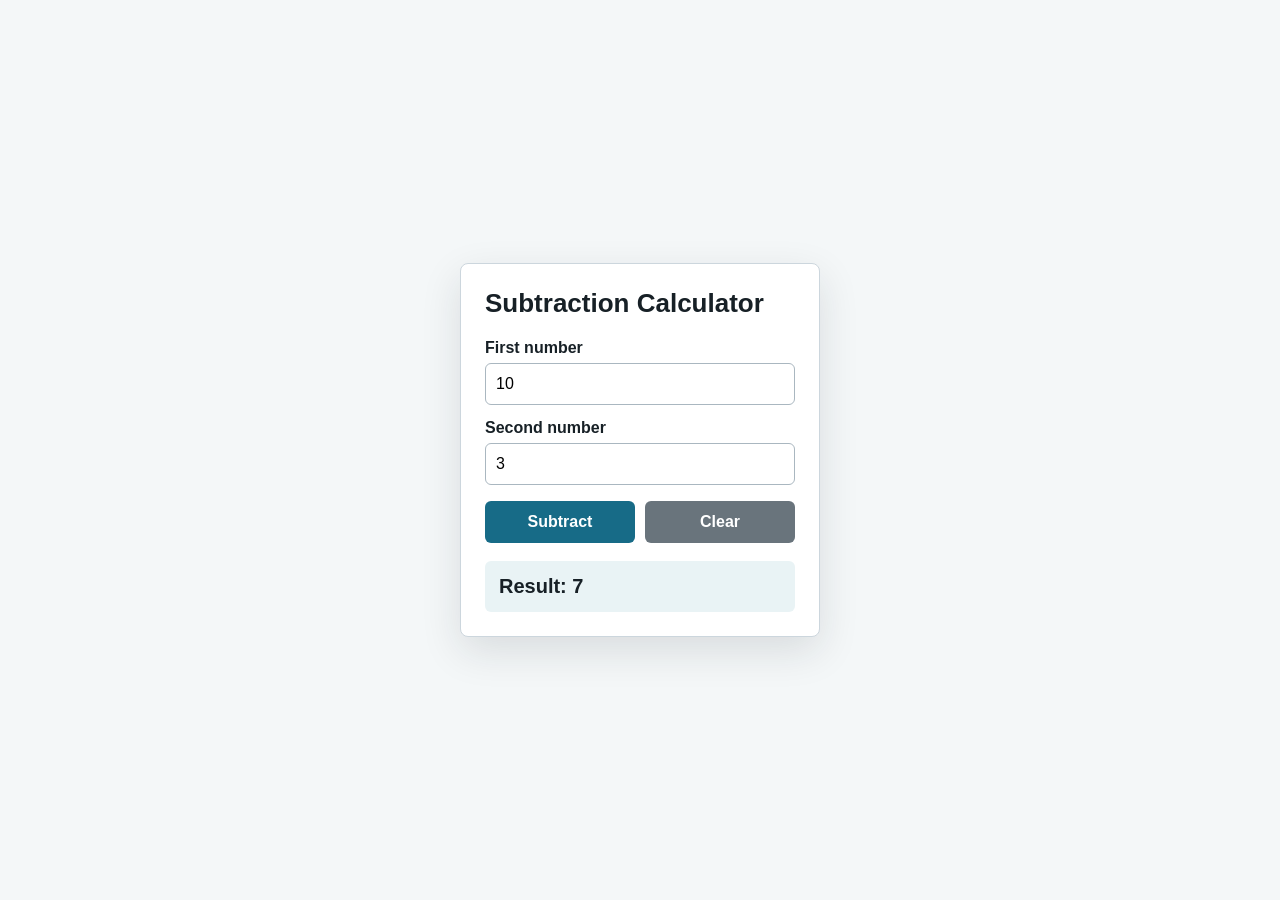
<file: index.html>
<!doctype html>
<html lang="en">
  <head>
    <meta charset="UTF-8" />
    <meta name="viewport" content="width=device-width, initial-scale=1.0" />
    <title>Subtraction Calculator</title>
    <link rel="stylesheet" href="style.css" />
  </head>
  <body>
    <main class="calculator">
      <h1>Subtraction Calculator</h1>

      <label for="firstNumber">First number</label>
      <input id="firstNumber" type="number" value="10" />

      <label for="secondNumber">Second number</label>
      <input id="secondNumber" type="number" value="3" />

      <div class="actions">
        <button id="subtractButton" type="button">Subtract</button>
        <button id="clearButton" type="button">Clear</button>
      </div>

      <output id="result">Result: 7</output>
    </main>

    <script src="calculator.js"></script>
  </body>
</html>
</file>
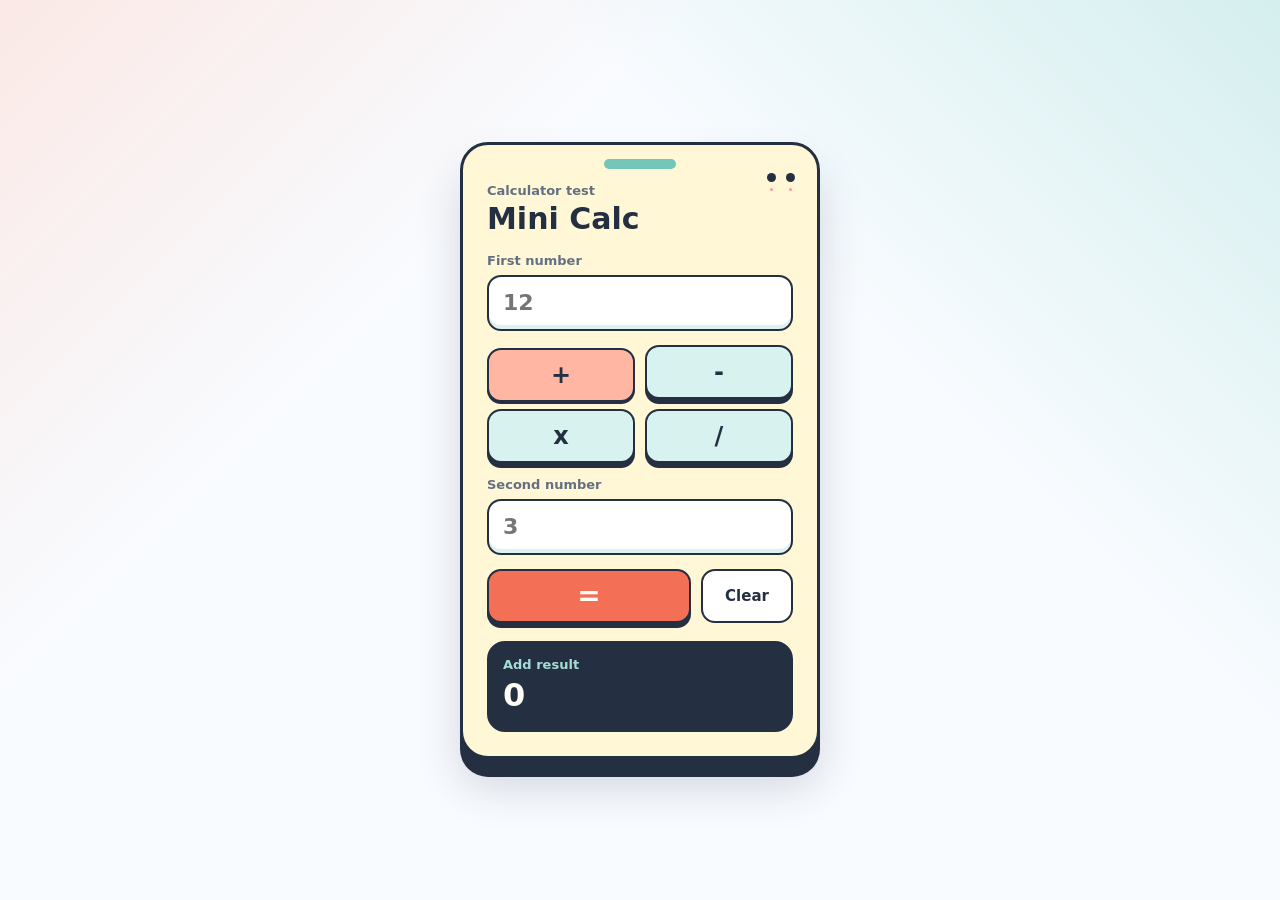
<file: Calculator_test/index.html>
<!doctype html>
<html lang="ko">
  <head>
    <meta charset="utf-8" />
    <meta name="viewport" content="width=device-width, initial-scale=1" />
    <title>Mini Calculator</title>
    <link rel="stylesheet" href="./styles.css" />
  </head>
  <body>
    <main class="page-shell">
      <section class="calculator" aria-label="Mini calculator">
        <div class="face" aria-hidden="true">
          <span></span>
          <span></span>
        </div>

        <header class="calculator-header">
          <p class="eyebrow">Calculator test</p>
          <h1>Mini Calc</h1>
        </header>

        <form id="calculator-form" class="calculator-form">
          <label class="number-field">
            <span>First number</span>
            <input id="first-number" type="number" step="any" inputmode="decimal" placeholder="12" />
          </label>

          <div id="operation-buttons" class="operation-buttons" aria-label="Operation"></div>

          <label class="number-field">
            <span>Second number</span>
            <input id="second-number" type="number" step="any" inputmode="decimal" placeholder="3" />
          </label>

          <div class="actions">
            <button class="primary-action" type="submit">=</button>
            <button id="clear-button" class="ghost-action" type="button">Clear</button>
          </div>
        </form>

        <section class="result-panel" aria-live="polite">
          <p id="result-label">Add result</p>
          <output id="result-value">0</output>
        </section>
      </section>
    </main>

    <script src="./operations.js"></script>
    <script src="./app.js"></script>
  </body>
</html>
</file>
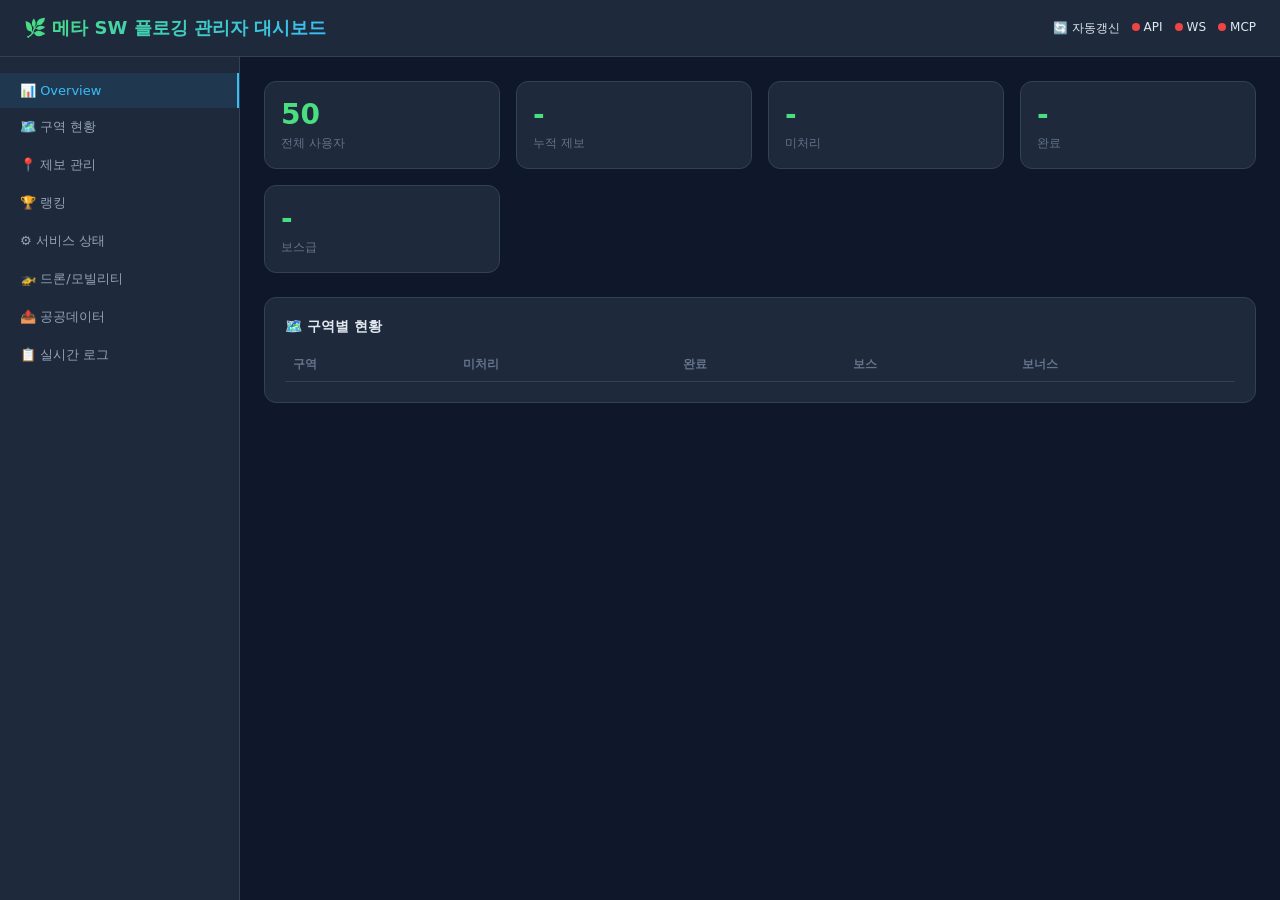
<file: platform/apps/admin/index.html>
<!DOCTYPE html>
<html lang="ko">
<head>
<meta charset="UTF-8">
<meta name="viewport" content="width=device-width, initial-scale=1.0">
<title>메타 SW 플로깅 — 관리자 대시보드</title>
<style>
*{margin:0;padding:0;box-sizing:border-box}
body{font-family:'Segoe UI',system-ui,sans-serif;background:#0f172a;color:#e2e8f0;min-height:100vh}
.header{background:#1e293b;padding:16px 24px;display:flex;align-items:center;justify-content:space-between;border-bottom:1px solid #334155}
.header h1{font-size:18px;background:linear-gradient(135deg,#4ade80,#38bdf8);-webkit-background-clip:text;-webkit-text-fill-color:transparent}
.header .status{display:flex;gap:12px;font-size:12px}
.status-dot{width:8px;height:8px;border-radius:50%;display:inline-block;margin-right:4px}
.status-dot.on{background:#4ade80}.status-dot.off{background:#ef4444}
.main{display:grid;grid-template-columns:240px 1fr;min-height:calc(100vh - 57px)}
.sidebar{background:#1e293b;border-right:1px solid #334155;padding:16px 0}
.nav-item{padding:10px 20px;font-size:13px;cursor:pointer;display:flex;align-items:center;gap:8px;color:#94a3b8;transition:all .2s}
.nav-item:hover,.nav-item.active{background:rgba(56,189,248,.1);color:#38bdf8;border-right:2px solid #38bdf8}
.content{padding:24px;overflow-y:auto}
.cards{display:grid;grid-template-columns:repeat(auto-fit,minmax(200px,1fr));gap:16px;margin-bottom:24px}
.card{background:#1e293b;border:1px solid #334155;border-radius:12px;padding:16px}
.card-val{font-size:28px;font-weight:800;color:#4ade80}.card-label{font-size:12px;color:#64748b;margin-top:4px}
.panel{background:#1e293b;border:1px solid #334155;border-radius:12px;padding:20px;margin-bottom:16px}
.panel-title{font-size:14px;font-weight:700;margin-bottom:12px;display:flex;align-items:center;gap:8px}
table{width:100%;border-collapse:collapse;font-size:12px}
th{text-align:left;padding:8px;color:#64748b;border-bottom:1px solid #334155}
td{padding:8px;border-bottom:1px solid rgba(255,255,255,.04)}
.badge{font-size:10px;padding:2px 8px;border-radius:10px;font-weight:600}
.badge-pending{background:rgba(251,191,36,.15);color:#fbbf24}
.badge-completed{background:rgba(74,222,128,.15);color:#4ade80}
.badge-boss{background:rgba(239,68,68,.15);color:#ef4444}
.btn{padding:6px 14px;border-radius:8px;border:1px solid #334155;background:#334155;color:#e2e8f0;cursor:pointer;font-size:12px;transition:all .2s}
.btn:hover{background:#475569}
.btn-primary{background:rgba(56,189,248,.2);border-color:#38bdf8;color:#38bdf8}
.log-area{background:#0a0e1a;border-radius:8px;padding:12px;font-family:monospace;font-size:11px;max-height:300px;overflow-y:auto;line-height:1.6}
.log-entry{padding:2px 0;border-bottom:1px solid rgba(255,255,255,.03)}
.log-time{color:#64748b}.log-info{color:#38bdf8}.log-warn{color:#fbbf24}.log-err{color:#ef4444}
#refresh-indicator{animation:pulse 2s infinite}
@keyframes pulse{0%,100%{opacity:.6}50%{opacity:1}}
</style>
</head>
<body>
<div class="header">
  <h1>🌿 메타 SW 플로깅 관리자 대시보드</h1>
  <div class="status">
    <span id="refresh-indicator">🔄 자동갱신</span>
    <span><span class="status-dot" id="api-status"></span>API</span>
    <span><span class="status-dot" id="ws-status"></span>WS</span>
    <span><span class="status-dot" id="mcp-status"></span>MCP</span>
  </div>
</div>

<div class="main">
  <div class="sidebar">
    <div class="nav-item active" onclick="showPanel('overview')">📊 Overview</div>
    <div class="nav-item" onclick="showPanel('zones')">🗺️ 구역 현황</div>
    <div class="nav-item" onclick="showPanel('reports')">📍 제보 관리</div>
    <div class="nav-item" onclick="showPanel('ranking')">🏆 랭킹</div>
    <div class="nav-item" onclick="showPanel('services')">⚙️ 서비스 상태</div>
    <div class="nav-item" onclick="showPanel('drone')">🚁 드론/모빌리티</div>
    <div class="nav-item" onclick="showPanel('opendata')">📤 공공데이터</div>
    <div class="nav-item" onclick="showPanel('logs')">📋 실시간 로그</div>
  </div>

  <div class="content" id="content">
    <!-- Overview -->
    <div id="panel-overview">
      <div class="cards">
        <div class="card"><div class="card-val" id="stat-users">-</div><div class="card-label">전체 사용자</div></div>
        <div class="card"><div class="card-val" id="stat-reports">-</div><div class="card-label">누적 제보</div></div>
        <div class="card"><div class="card-val" id="stat-pending">-</div><div class="card-label">미처리</div></div>
        <div class="card"><div class="card-val" id="stat-completed">-</div><div class="card-label">완료</div></div>
        <div class="card"><div class="card-val" id="stat-boss">-</div><div class="card-label">보스급</div></div>
      </div>
      <div class="panel">
        <div class="panel-title">🗺️ 구역별 현황</div>
        <table>
          <thead><tr><th>구역</th><th>미처리</th><th>완료</th><th>보스</th><th>보너스</th></tr></thead>
          <tbody id="zone-table"></tbody>
        </table>
      </div>
    </div>

    <!-- Services -->
    <div id="panel-services" style="display:none">
      <div class="panel">
        <div class="panel-title">⚙️ 서비스 헬스체크</div>
        <table>
          <thead><tr><th>서비스</th><th>포트</th><th>상태</th><th>응답시간</th></tr></thead>
          <tbody id="service-table"></tbody>
        </table>
        <button class="btn btn-primary" onclick="checkAllHealth()" style="margin-top:12px">🔄 전체 체크</button>
      </div>
    </div>

    <!-- Ranking -->
    <div id="panel-ranking" style="display:none">
      <div class="panel">
        <div class="panel-title">🏆 글로벌 랭킹 Top 20</div>
        <table>
          <thead><tr><th>#</th><th>이름</th><th>XP</th><th>레벨</th></tr></thead>
          <tbody id="ranking-table"></tbody>
        </table>
      </div>
    </div>

    <!-- Logs -->
    <div id="panel-logs" style="display:none">
      <div class="panel">
        <div class="panel-title">📋 실시간 이벤트 로그</div>
        <div class="log-area" id="log-area"></div>
      </div>
    </div>

    <!-- OpenData -->
    <div id="panel-opendata" style="display:none">
      <div class="panel">
        <div class="panel-title">📤 공공데이터 내보내기</div>
        <div style="display:flex;gap:8px;margin-bottom:16px">
          <button class="btn btn-primary" onclick="triggerExport('geojson')">GeoJSON 내보내기</button>
          <button class="btn btn-primary" onclick="triggerExport('coco')">COCO 내보내기</button>
          <button class="btn btn-primary" onclick="triggerExport('all')">전체 내보내기</button>
        </div>
        <table>
          <thead><tr><th>형식</th><th>파일</th><th>레코드수</th><th>생성일</th></tr></thead>
          <tbody id="opendata-table"></tbody>
        </table>
      </div>
    </div>

    <div id="panel-zones" style="display:none">
      <div class="panel">
        <div class="panel-title">🗺️ 구역 상세</div>
        <table><thead><tr><th>구역</th><th>미처리</th><th>완료</th><th>보스</th><th>보너스</th></tr></thead>
        <tbody id="zone-detail-table"></tbody></table>
        <button class="btn btn-primary" onclick="loadZoneDetail()" style="margin-top:12px">🔄 새로고침</button>
      </div>
      <div class="panel">
        <div class="panel-title">📍 핀맵 (군산대 2km)</div>
        <div id="pins-table"></div>
        <button class="btn" onclick="loadPins()" style="margin-top:8px">📍 핀 조회</button>
      </div>
    </div>
    <div id="panel-reports" style="display:none">
      <div class="panel">
        <div class="panel-title">📍 제보/피드 관리</div>
        <div id="reports-feed"></div>
        <button class="btn btn-primary" onclick="loadReports()" style="margin-top:12px">🔄 피드 로드</button>
      </div>
    </div>
    <div id="panel-drone" style="display:none">
      <div class="panel">
        <div class="panel-title">🚁 드론/모빌리티 제어</div>
        <div style="display:flex;gap:8px;margin-bottom:12px">
          <button class="btn btn-primary" onclick="adminDroneAction('video')">📤 드론 영상 테스트</button>
          <button class="btn btn-primary" onclick="adminDroneAction('process')">🔍 프레임 분석</button>
          <button class="btn" onclick="adminDroneAction('patrol')">🔄 순찰 (은파)</button>
          <button class="btn" onclick="adminMobility()">🤖 모빌리티 경로</button>
        </div>
        <div id="admin-drone-result" style="font-size:12px"></div>
      </div>
      <div class="panel">
        <div class="panel-title">🔍 품질 검증</div>
        <button class="btn btn-primary" onclick="adminQualityCheck()" style="margin-bottom:8px">품질 검증 실행</button>
        <div id="admin-quality" style="font-size:12px"></div>
      </div>
    </div>
  </div>
</div>

<script>
const HOST = location.hostname || '203.234.62.176';
const BASE = {
  sns:  `http://${HOST}:8501`,
  game: `http://${HOST}:8502`,
  gis:  `http://${HOST}:8503`,
  ai:   `http://${HOST}:8504`,
  data: `http://${HOST}:8505`,
  mcp:  `http://${HOST}:8510`,
  ws:   `http://${HOST}:8520`,
  drone:`http://${HOST}:8531`,
  dataAgent:`http://${HOST}:8532`,
  mobility:`http://${HOST}:8533`,
};

function showPanel(name) {
  document.querySelectorAll('[id^="panel-"]').forEach(p => p.style.display = 'none');
  document.getElementById('panel-' + name).style.display = 'block';
  document.querySelectorAll('.nav-item').forEach(n => n.classList.remove('active'));
  event.target.classList.add('active');
}

async function fetchJSON(url, timeout=3000) {
  const ctrl = new AbortController();
  const id = setTimeout(() => ctrl.abort(), timeout);
  try {
    const r = await fetch(url, {signal: ctrl.signal});
    clearTimeout(id);
    return await r.json();
  } catch(e) { clearTimeout(id); return null; }
}

async function checkHealth(url) {
  const start = Date.now();
  const data = await fetchJSON(url + '/health', 2000);
  return {ok: !!data, ms: Date.now() - start, data};
}

async function checkAllHealth() {
  const services = [
    {name:'SNS Service', port:8501, url:BASE.sns},
    {name:'Game Service', port:8502, url:BASE.game},
    {name:'GIS Service', port:8503, url:BASE.gis},
    {name:'AI Service', port:8504, url:BASE.ai},
    {name:'Data Service', port:8505, url:BASE.data},
    {name:'MCP Server', port:8510, url:BASE.mcp},
    {name:'WS Server', port:8520, url:BASE.ws},
    {name:'Drone Agent', port:8531, url:BASE.drone},
    {name:'Data Agent', port:8532, url:BASE.dataAgent},
    {name:'Mobility Agent', port:8533, url:BASE.mobility},
  ];
  const tbody = document.getElementById('service-table');
  tbody.innerHTML = services.map(s => `<tr><td>${s.name}</td><td>:${s.port}</td><td>⏳ 확인중...</td><td>-</td></tr>`).join('');

  for (let i = 0; i < services.length; i++) {
    const s = services[i];
    const h = await checkHealth(s.url);
    const row = tbody.rows[i];
    row.cells[2].innerHTML = h.ok ?
      '<span class="badge badge-completed">✅ 정상</span>' :
      '<span class="badge badge-boss">❌ 오프라인</span>';
    row.cells[3].textContent = h.ok ? h.ms + 'ms' : '-';
  }

  // 상태 표시등 업데이트
  const apiH = await checkHealth(BASE.ai);
  const wsH = await checkHealth(BASE.ws);
  const mcpH = await checkHealth(BASE.mcp);
  document.getElementById('api-status').className = 'status-dot ' + (apiH.ok ? 'on' : 'off');
  document.getElementById('ws-status').className = 'status-dot ' + (wsH.ok ? 'on' : 'off');
  document.getElementById('mcp-status').className = 'status-dot ' + (mcpH.ok ? 'on' : 'off');
}

async function loadOverview() {
  const gisData = await fetchJSON(BASE.gis + '/zones/stats');
  if (gisData && gisData.data) {
    let totalPending = 0, totalCompleted = 0, totalBoss = 0;
    const tbody = document.getElementById('zone-table');
    tbody.innerHTML = gisData.data.map(z => {
      totalPending += (z.pending||0);
      totalCompleted += (z.completed||0);
      totalBoss += (z.boss_count||0);
      return `<tr>
        <td>${z.name||z.zone_key}</td>
        <td><span class="badge badge-pending">${z.pending||0}</span></td>
        <td><span class="badge badge-completed">${z.completed||0}</span></td>
        <td>${z.boss_count ? '<span class="badge badge-boss">'+z.boss_count+'</span>' : '0'}</td>
        <td>×${z.bonus_multiplier||1.0}</td>
      </tr>`;
    }).join('');
    document.getElementById('stat-pending').textContent = totalPending;
    document.getElementById('stat-completed').textContent = totalCompleted;
    document.getElementById('stat-boss').textContent = totalBoss;
    document.getElementById('stat-reports').textContent = totalPending + totalCompleted;
  }
  document.getElementById('stat-users').textContent = '50';
}

async function loadRanking() {
  const data = await fetchJSON(BASE.game + '/ranking/global?size=20');
  if (data && data.data) {
    document.getElementById('ranking-table').innerHTML = data.data.map(r =>
      `<tr><td>${r.rank}</td><td>${r.display_name}</td><td>${r.total_xp}</td><td>Lv.${r.level} ${r.level_title}</td></tr>`
    ).join('');
  }
}

async function triggerExport(type) {
  const data = await fetchJSON(BASE.dataAgent + '/export/manual', 10000);
  addLog('info', `공공데이터 내보내기 트리거: ${type}`);
}

function addLog(level, msg) {
  const area = document.getElementById('log-area');
  const time = new Date().toLocaleTimeString();
  area.innerHTML += `<div class="log-entry"><span class="log-time">${time}</span> <span class="log-${level}">[${level.toUpperCase()}]</span> ${msg}</div>`;
  area.scrollTop = area.scrollHeight;
}

// ── Zone Detail ──
async function loadZoneDetail() {
  const d = await fetchJSON(BASE.gis + '/zones/stats');
  if (d && d.data) {
    document.getElementById('zone-detail-table').innerHTML = d.data.map(z =>
      `<tr><td>${z.name||z.zone_key}</td><td><span class="badge badge-pending">${z.pending||0}</span></td>
      <td><span class="badge badge-completed">${z.completed||0}</span></td>
      <td>${z.boss_count?'<span class="badge badge-boss">'+z.boss_count+'</span>':'0'}</td>
      <td>×${z.bonus_multiplier||1.0}</td></tr>`
    ).join('');
  }
}
async function loadPins() {
  const d = await fetchJSON(BASE.gis + '/pins/nearby?lat=35.9693&lon=126.7369&radius=2000');
  const el = document.getElementById('pins-table');
  if (d && d.data && d.data.length > 0) {
    el.innerHTML = `<table><thead><tr><th>유형</th><th>심각도</th><th>상태</th><th>거리</th></tr></thead><tbody>
    ${d.data.slice(0,30).map(p => `<tr><td>${p.trash_type}</td><td>${p.severity}</td><td>${p.status}</td><td>${Math.round(p.dist_m)}m</td></tr>`).join('')}</tbody></table>`;
  } else { el.innerHTML = '<p style="color:#94a3b8;font-size:12px">핀 없음</p>'; }
}
async function loadReports() {
  const d = await fetchJSON(BASE.sns + '/feed?size=20');
  const el = document.getElementById('reports-feed');
  if (d && d.data && d.data.length > 0) {
    el.innerHTML = `<table><thead><tr><th>작성자</th><th>내용</th><th>유형</th><th>좋아요</th><th>구역</th><th>날짜</th></tr></thead><tbody>
    ${d.data.map(p => `<tr><td>${p.display_name||'-'}</td><td>${(p.content||'').slice(0,30)}</td>
    <td>${p.trash_type||'-'}</td><td>${p.like_count||0}</td><td>${p.zone_name||'-'}</td>
    <td>${p.created_at?new Date(p.created_at).toLocaleDateString('ko'):''}</td></tr>`).join('')}</tbody></table>`;
  } else { el.innerHTML = '<p style="color:#94a3b8;font-size:12px">피드 없음</p>'; }
}
// ── Drone Admin ──
async function adminDroneAction(action) {
  const el = document.getElementById('admin-drone-result');
  el.innerHTML = '⏳ 처리 중...';
  let r;
  if (action === 'video') {
    r = await fetchJSON(BASE.drone + '/webhook/video-upload', 10000);
    if (!r) r = await (await fetch(BASE.drone+'/webhook/video-upload',{method:'POST',headers:{'Content-Type':'application/json'},body:JSON.stringify({drone_id:'DRONE-01',video_url:'test.mp4',lat:35.9861,lon:126.7222,zone_id:'EUNPA'})})).json().catch(()=>null);
  } else if (action === 'process') {
    r = await (await fetch(BASE.drone+'/process-video',{method:'POST',headers:{'Content-Type':'application/json'},body:JSON.stringify({lat:35.9861,lon:126.7222})})).json().catch(()=>null);
  } else if (action === 'patrol') {
    r = await (await fetch(BASE.drone+'/patrol',{method:'POST',headers:{'Content-Type':'application/json'},body:JSON.stringify({zone_key:'EUNPA',lat:35.9861,lon:126.7222})})).json().catch(()=>null);
  }
  el.innerHTML = r ? `<pre style="font-size:11px;max-height:200px;overflow:auto">${JSON.stringify(r,null,2)}</pre>` : '❌ 실패';
  addLog('info', `드론 ${action}: ${r?'성공':'실패'}`);
}
async function adminMobility() {
  const el = document.getElementById('admin-drone-result');
  el.innerHTML = '⏳ 경로 요청 중...';
  const r = await (await fetch(BASE.mobility+'/route/request',{method:'POST',headers:{'Content-Type':'application/json'},body:JSON.stringify({zone_key:'EUNPA',start_lat:35.9861,start_lon:126.7222,agent_type:'mobility'})})).json().catch(()=>null);
  el.innerHTML = r ? `<pre style="font-size:11px;max-height:200px;overflow:auto">${JSON.stringify(r,null,2)}</pre>` : '❌ 실패';
}
async function adminQualityCheck() {
  const el = document.getElementById('admin-quality');
  el.innerHTML = '⏳ 검증 중...';
  const r = await fetchJSON(BASE.dataAgent+'/quality-check');
  if (r && r.data) {
    const d = r.data;
    el.innerHTML = `<div>품질: <strong style="color:${d.quality_score>80?'#4ade80':'#fbbf24'}">${d.quality_score}%</strong> (${d.total_records}건 중 ${d.valid_records}건 검증)</div>
    ${d.errors.length?d.errors.map(e=>'<div style="color:#fbbf24">⚠️ '+e+'</div>').join(''):'<div style="color:#4ade80">✅ 오류 없음</div>'}`;
  } else { el.innerHTML = '❌ 검증 실패'; }
}

// 초기 로드
loadOverview();
checkAllHealth();
addLog('info', '관리자 대시보드 시작');

// 30초 자동 갱신
setInterval(() => { loadOverview(); checkAllHealth(); }, 30000);
</script>
</body>
</html>
</file>
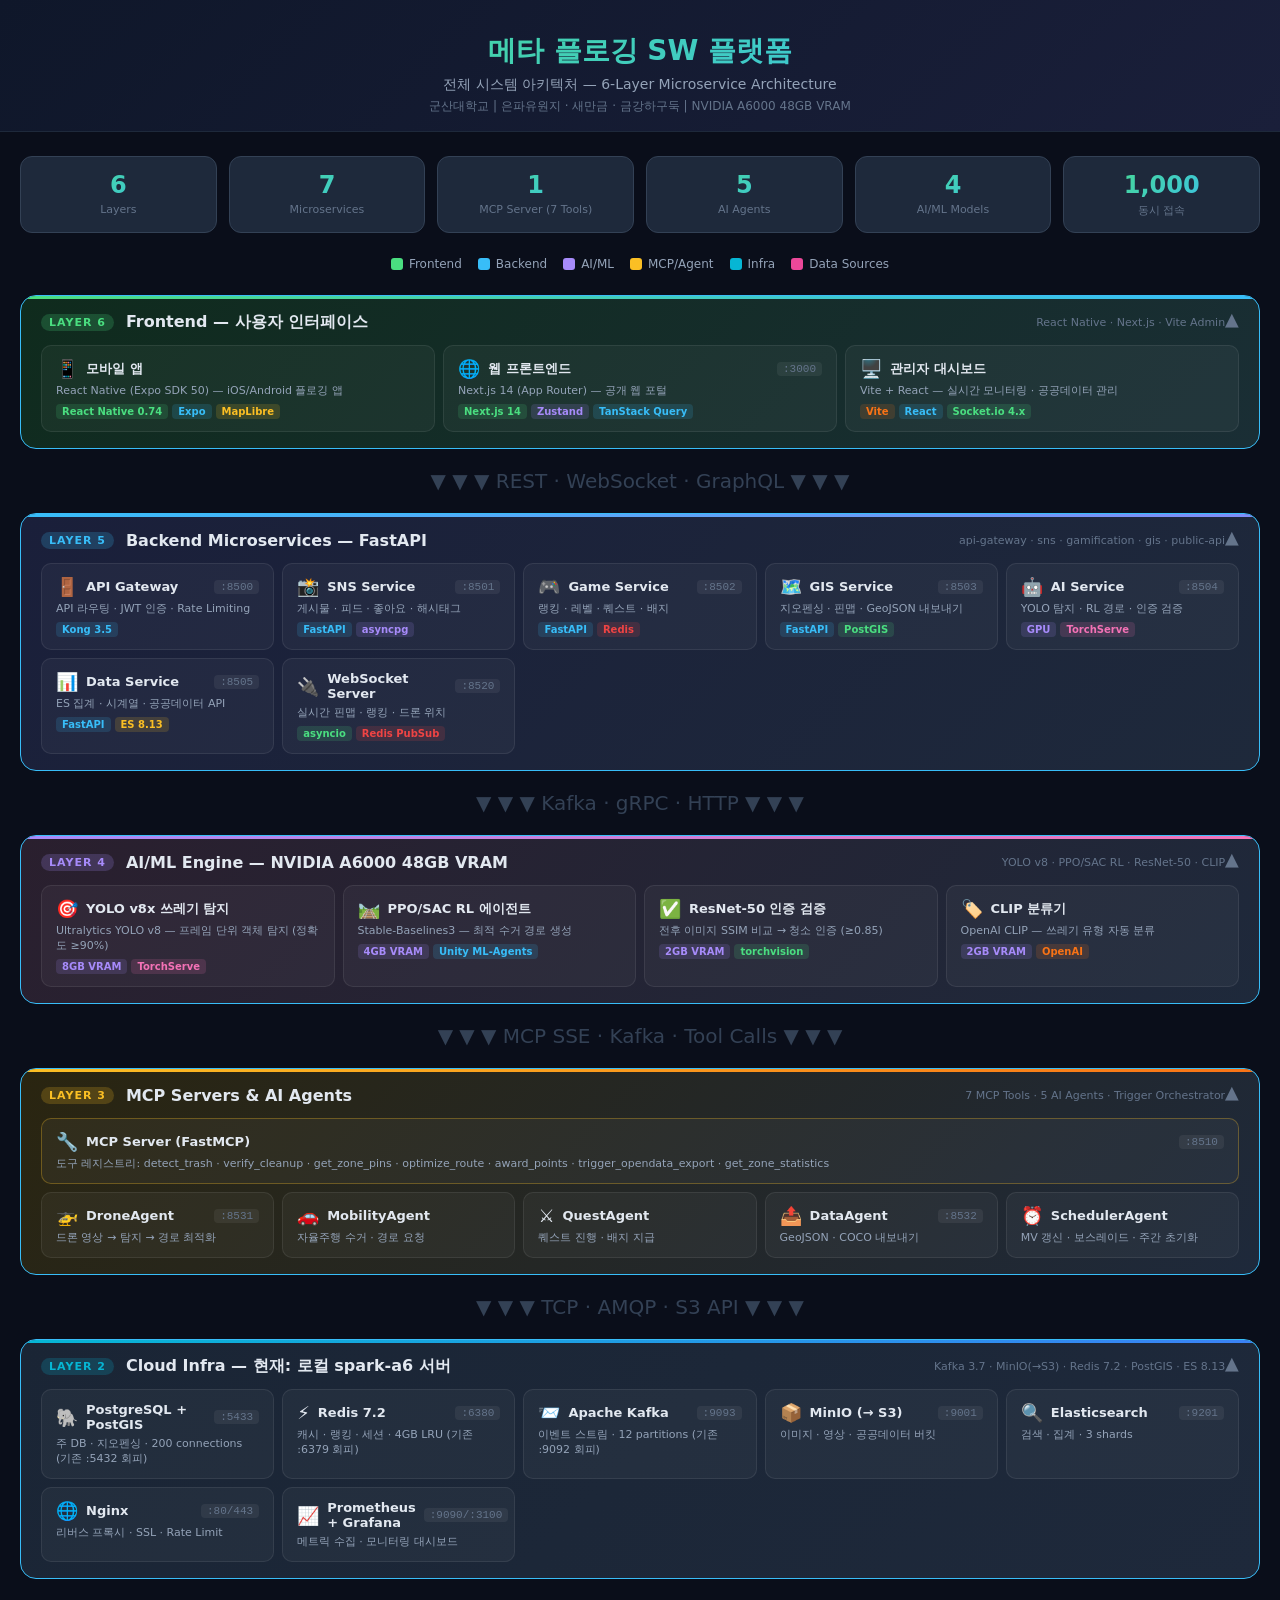
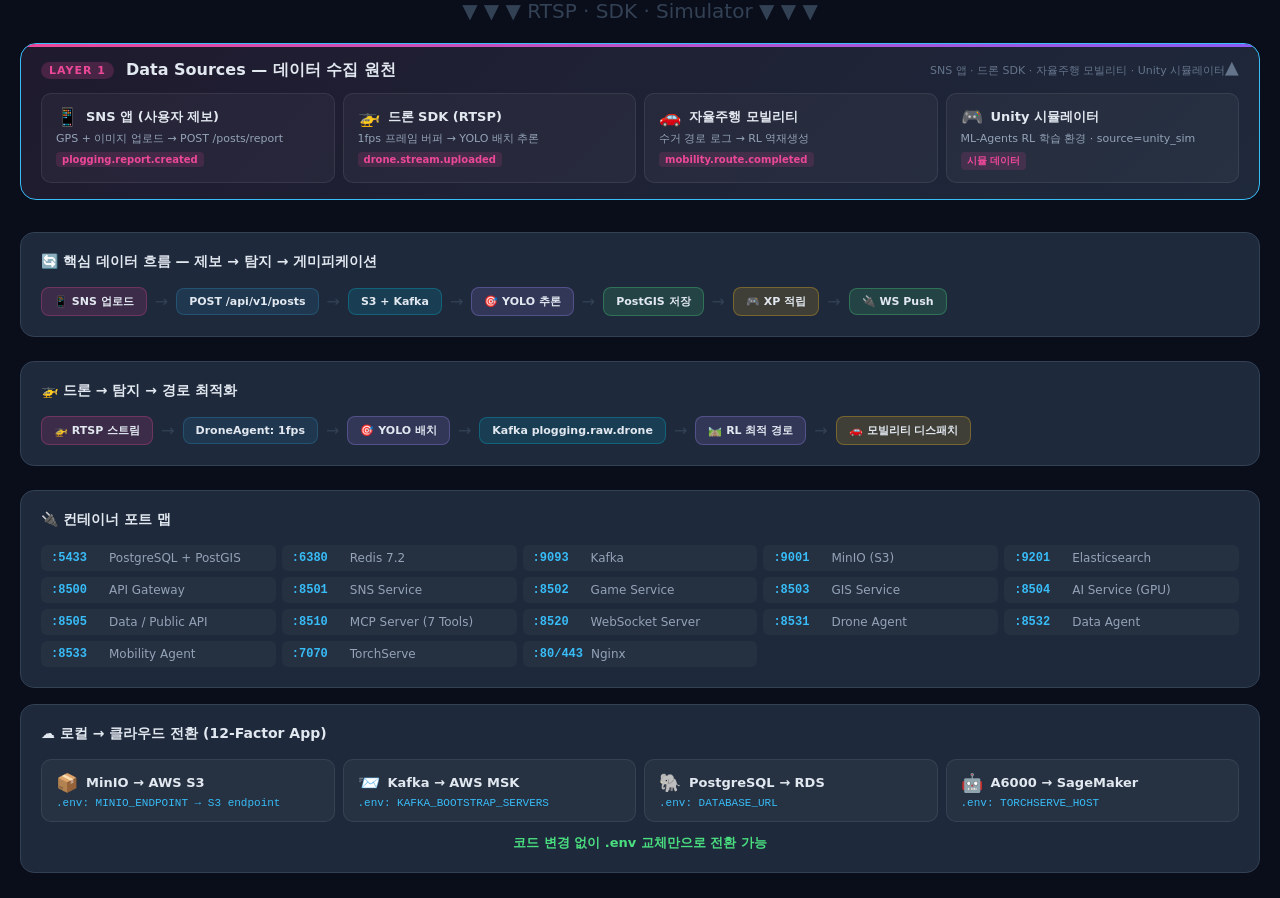
<file: viz_architecture.html>
<!DOCTYPE html>
<html lang="ko">
<head>
<meta charset="UTF-8">
<meta name="viewport" content="width=device-width, initial-scale=1.0">
<title>메타 플로깅 SW 플랫폼 — 전체 시스템 아키텍처</title>
<style>
*{margin:0;padding:0;box-sizing:border-box}
body{font-family:'Segoe UI',system-ui,-apple-system,sans-serif;background:#0a0e1a;color:#e2e8f0;overflow-x:hidden}
.header{text-align:center;padding:32px 20px 16px;background:linear-gradient(135deg,#0f172a 0%,#1a1f3a 100%);border-bottom:1px solid #1e293b}
.header h1{font-size:28px;font-weight:800;background:linear-gradient(135deg,#4ade80,#38bdf8);-webkit-background-clip:text;-webkit-text-fill-color:transparent}
.header p{color:#94a3b8;font-size:14px;margin-top:6px}
.subtitle{font-size:12px;color:#64748b;margin-top:4px}
.main{max-width:1400px;margin:0 auto;padding:24px 20px}
.legend{display:flex;gap:16px;justify-content:center;flex-wrap:wrap;margin-bottom:24px}
.legend-item{display:flex;align-items:center;gap:6px;font-size:12px;color:#94a3b8}
.legend-dot{width:12px;height:12px;border-radius:3px}
.layers{display:flex;flex-direction:column;gap:8px}
.layer{border:1px solid #1e293b;border-radius:16px;padding:16px 20px;transition:all .3s;cursor:pointer;position:relative;overflow:hidden}
.layer::before{content:'';position:absolute;top:0;left:0;right:0;height:3px;border-radius:16px 16px 0 0}
.layer:hover{transform:translateY(-2px);box-shadow:0 8px 32px rgba(0,0,0,.4)}
.layer.active{border-color:#38bdf8}
.layer-header{display:flex;align-items:center;justify-content:space-between;margin-bottom:12px}
.layer-num{font-size:11px;font-weight:700;padding:2px 8px;border-radius:20px;letter-spacing:1px}
.layer-title{font-size:16px;font-weight:700;flex:1;margin-left:12px}
.layer-desc{font-size:11px;color:#64748b}
.layer-toggle{font-size:18px;transition:transform .3s;color:#64748b}
.layer-toggle.open{transform:rotate(180deg)}
.services{display:grid;gap:8px;margin-top:8px;transition:all .3s}
.service{background:rgba(255,255,255,.04);border:1px solid rgba(255,255,255,.08);border-radius:10px;padding:12px 14px;transition:all .2s;position:relative}
.service:hover{background:rgba(255,255,255,.08);border-color:rgba(255,255,255,.15);transform:scale(1.02)}
.svc-head{display:flex;align-items:center;gap:8px}
.svc-icon{font-size:18px}
.svc-name{font-weight:600;font-size:13px}
.svc-port{font-size:11px;color:#64748b;background:rgba(255,255,255,.06);padding:1px 6px;border-radius:4px;margin-left:auto;font-family:monospace}
.svc-desc{font-size:11px;color:#94a3b8;margin-top:4px}
.svc-tech{display:flex;gap:4px;flex-wrap:wrap;margin-top:6px}
.tech-tag{font-size:10px;padding:2px 6px;border-radius:4px;font-weight:600}
.l6{background:linear-gradient(135deg,#0f2b1d,#1a2e35)}.l6::before{background:linear-gradient(90deg,#4ade80,#38bdf8)}
.l5{background:linear-gradient(135deg,#1a1f3a,#1e293b)}.l5::before{background:linear-gradient(90deg,#38bdf8,#818cf8)}
.l4{background:linear-gradient(135deg,#2a1f2e,#1e293b)}.l4::before{background:linear-gradient(90deg,#a78bfa,#f472b6)}
.l3{background:linear-gradient(135deg,#2a2510,#1e293b)}.l3::before{background:linear-gradient(90deg,#fbbf24,#f97316)}
.l2{background:linear-gradient(135deg,#1a2535,#1e293b)}.l2::before{background:linear-gradient(90deg,#06b6d4,#3b82f6)}
.l1{background:linear-gradient(135deg,#1f1a2e,#1e293b)}.l1::before{background:linear-gradient(90deg,#ec4899,#8b5cf6)}
.conn-lines{position:relative;height:40px;margin:4px 0}
.conn-arrow{text-align:center;color:#334155;font-size:20px;line-height:40px;animation:pulse 2s infinite}
@keyframes pulse{0%,100%{opacity:.4}50%{opacity:1}}
.detail-panel{position:fixed;top:0;right:-500px;width:480px;height:100vh;background:#0f172a;border-left:1px solid #1e293b;z-index:100;transition:right .3s;overflow-y:auto;padding:24px}
.detail-panel.show{right:0}
.detail-close{position:absolute;top:16px;right:16px;background:none;border:none;color:#94a3b8;font-size:24px;cursor:pointer}
.detail-title{font-size:20px;font-weight:700;margin-bottom:16px}
.detail-section{margin-bottom:20px}
.detail-section h3{font-size:13px;color:#64748b;text-transform:uppercase;letter-spacing:1px;margin-bottom:8px}
.detail-table{width:100%;border-collapse:collapse;font-size:12px}
.detail-table th{text-align:left;padding:6px 8px;color:#64748b;border-bottom:1px solid #1e293b}
.detail-table td{padding:6px 8px;border-bottom:1px solid rgba(255,255,255,.04)}
.overlay{position:fixed;inset:0;background:rgba(0,0,0,.5);z-index:99;display:none}
.overlay.show{display:block}
.stats-bar{display:grid;grid-template-columns:repeat(auto-fit,minmax(150px,1fr));gap:12px;margin-bottom:24px}
.stat-card{background:#1e293b;border:1px solid #334155;border-radius:12px;padding:14px;text-align:center}
.stat-val{font-size:24px;font-weight:800;background:linear-gradient(135deg,#4ade80,#38bdf8);-webkit-background-clip:text;-webkit-text-fill-color:transparent}
.stat-label{font-size:11px;color:#64748b;margin-top:4px}
.flow-container{margin-top:24px;padding:20px;background:#1e293b;border-radius:14px;border:1px solid #334155}
.flow-title{font-size:14px;font-weight:700;margin-bottom:16px;display:flex;align-items:center;gap:8px}
.flow-steps{display:flex;align-items:center;gap:8px;flex-wrap:wrap}
.flow-step{background:rgba(56,189,248,.1);border:1px solid rgba(56,189,248,.2);padding:6px 12px;border-radius:8px;font-size:11px;font-weight:600;white-space:nowrap}
.flow-arrow{color:#334155;font-size:16px}
.port-map{margin-top:24px}
.port-grid{display:grid;grid-template-columns:repeat(auto-fill,minmax(200px,1fr));gap:6px}
.port-item{display:flex;align-items:center;gap:8px;padding:6px 10px;background:rgba(255,255,255,.03);border-radius:6px;font-size:12px}
.port-num{font-family:monospace;color:#38bdf8;font-weight:700;min-width:50px}
.port-svc{color:#94a3b8}
.hidden{display:none}
</style>
</head>
<body>

<div class="header">
  <h1>메타 플로깅 SW 플랫폼</h1>
  <p>전체 시스템 아키텍처 — 6-Layer Microservice Architecture</p>
  <div class="subtitle">군산대학교 | 은파유원지 · 새만금 · 금강하구둑 | NVIDIA A6000 48GB VRAM</div>
</div>

<div class="main">
  <!-- 통계 카드 -->
  <div class="stats-bar">
    <div class="stat-card"><div class="stat-val">6</div><div class="stat-label">Layers</div></div>
    <div class="stat-card"><div class="stat-val">7</div><div class="stat-label">Microservices</div></div>
    <div class="stat-card"><div class="stat-val">1</div><div class="stat-label">MCP Server (7 Tools)</div></div>
    <div class="stat-card"><div class="stat-val">5</div><div class="stat-label">AI Agents</div></div>
    <div class="stat-card"><div class="stat-val">4</div><div class="stat-label">AI/ML Models</div></div>
    <div class="stat-card"><div class="stat-val">1,000</div><div class="stat-label">동시 접속</div></div>
  </div>

  <!-- 범례 -->
  <div class="legend">
    <div class="legend-item"><div class="legend-dot" style="background:#4ade80"></div>Frontend</div>
    <div class="legend-item"><div class="legend-dot" style="background:#38bdf8"></div>Backend</div>
    <div class="legend-item"><div class="legend-dot" style="background:#a78bfa"></div>AI/ML</div>
    <div class="legend-item"><div class="legend-dot" style="background:#fbbf24"></div>MCP/Agent</div>
    <div class="legend-item"><div class="legend-dot" style="background:#06b6d4"></div>Infra</div>
    <div class="legend-item"><div class="legend-dot" style="background:#ec4899"></div>Data Sources</div>
  </div>

  <!-- Layer 6: Frontend -->
  <div class="layers">
    <div class="layer l6" onclick="toggleLayer(this)" data-detail="frontend">
      <div class="layer-header">
        <span class="layer-num" style="background:rgba(74,222,128,.2);color:#4ade80">LAYER 6</span>
        <span class="layer-title">Frontend — 사용자 인터페이스</span>
        <span class="layer-desc">React Native · Next.js · Vite Admin</span>
        <span class="layer-toggle">▼</span>
      </div>
      <div class="services hidden" style="grid-template-columns:repeat(auto-fit,minmax(280px,1fr))">
        <div class="service" onclick="event.stopPropagation();showDetail('mobile')">
          <div class="svc-head"><span class="svc-icon">📱</span><span class="svc-name">모바일 앱</span></div>
          <div class="svc-desc">React Native (Expo SDK 50) — iOS/Android 플로깅 앱</div>
          <div class="svc-tech">
            <span class="tech-tag" style="background:rgba(74,222,128,.15);color:#4ade80">React Native 0.74</span>
            <span class="tech-tag" style="background:rgba(56,189,248,.15);color:#38bdf8">Expo</span>
            <span class="tech-tag" style="background:rgba(251,191,36,.15);color:#fbbf24">MapLibre</span>
          </div>
        </div>
        <div class="service" onclick="event.stopPropagation();showDetail('web')">
          <div class="svc-head"><span class="svc-icon">🌐</span><span class="svc-name">웹 프론트엔드</span><span class="svc-port">:3000</span></div>
          <div class="svc-desc">Next.js 14 (App Router) — 공개 웹 포털</div>
          <div class="svc-tech">
            <span class="tech-tag" style="background:rgba(74,222,128,.15);color:#4ade80">Next.js 14</span>
            <span class="tech-tag" style="background:rgba(167,139,250,.15);color:#a78bfa">Zustand</span>
            <span class="tech-tag" style="background:rgba(56,189,248,.15);color:#38bdf8">TanStack Query</span>
          </div>
        </div>
        <div class="service" onclick="event.stopPropagation();showDetail('admin')">
          <div class="svc-head"><span class="svc-icon">🖥️</span><span class="svc-name">관리자 대시보드</span></div>
          <div class="svc-desc">Vite + React — 실시간 모니터링 · 공공데이터 관리</div>
          <div class="svc-tech">
            <span class="tech-tag" style="background:rgba(249,115,22,.15);color:#f97316">Vite</span>
            <span class="tech-tag" style="background:rgba(56,189,248,.15);color:#38bdf8">React</span>
            <span class="tech-tag" style="background:rgba(74,222,128,.15);color:#4ade80">Socket.io 4.x</span>
          </div>
        </div>
      </div>
    </div>

    <div class="conn-lines"><div class="conn-arrow">▼ ▼ ▼ REST · WebSocket · GraphQL ▼ ▼ ▼</div></div>

    <!-- Layer 5: Backend -->
    <div class="layer l5" onclick="toggleLayer(this)" data-detail="backend">
      <div class="layer-header">
        <span class="layer-num" style="background:rgba(56,189,248,.2);color:#38bdf8">LAYER 5</span>
        <span class="layer-title">Backend Microservices — FastAPI</span>
        <span class="layer-desc">api-gateway · sns · gamification · gis · public-api</span>
        <span class="layer-toggle">▼</span>
      </div>
      <div class="services hidden" style="grid-template-columns:repeat(auto-fit,minmax(220px,1fr))">
        <div class="service">
          <div class="svc-head"><span class="svc-icon">🚪</span><span class="svc-name">API Gateway</span><span class="svc-port">:8500</span></div>
          <div class="svc-desc">API 라우팅 · JWT 인증 · Rate Limiting</div>
          <div class="svc-tech"><span class="tech-tag" style="background:rgba(56,189,248,.15);color:#38bdf8">Kong 3.5</span></div>
        </div>
        <div class="service">
          <div class="svc-head"><span class="svc-icon">📸</span><span class="svc-name">SNS Service</span><span class="svc-port">:8501</span></div>
          <div class="svc-desc">게시물 · 피드 · 좋아요 · 해시태그</div>
          <div class="svc-tech"><span class="tech-tag" style="background:rgba(56,189,248,.15);color:#38bdf8">FastAPI</span><span class="tech-tag" style="background:rgba(167,139,250,.15);color:#a78bfa">asyncpg</span></div>
        </div>
        <div class="service">
          <div class="svc-head"><span class="svc-icon">🎮</span><span class="svc-name">Game Service</span><span class="svc-port">:8502</span></div>
          <div class="svc-desc">랭킹 · 레벨 · 퀘스트 · 배지</div>
          <div class="svc-tech"><span class="tech-tag" style="background:rgba(56,189,248,.15);color:#38bdf8">FastAPI</span><span class="tech-tag" style="background:rgba(239,68,68,.15);color:#ef4444">Redis</span></div>
        </div>
        <div class="service">
          <div class="svc-head"><span class="svc-icon">🗺️</span><span class="svc-name">GIS Service</span><span class="svc-port">:8503</span></div>
          <div class="svc-desc">지오펜싱 · 핀맵 · GeoJSON 내보내기</div>
          <div class="svc-tech"><span class="tech-tag" style="background:rgba(56,189,248,.15);color:#38bdf8">FastAPI</span><span class="tech-tag" style="background:rgba(74,222,128,.15);color:#4ade80">PostGIS</span></div>
        </div>
        <div class="service">
          <div class="svc-head"><span class="svc-icon">🤖</span><span class="svc-name">AI Service</span><span class="svc-port">:8504</span></div>
          <div class="svc-desc">YOLO 탐지 · RL 경로 · 인증 검증</div>
          <div class="svc-tech"><span class="tech-tag" style="background:rgba(167,139,250,.15);color:#a78bfa">GPU</span><span class="tech-tag" style="background:rgba(244,114,182,.15);color:#f472b6">TorchServe</span></div>
        </div>
        <div class="service">
          <div class="svc-head"><span class="svc-icon">📊</span><span class="svc-name">Data Service</span><span class="svc-port">:8505</span></div>
          <div class="svc-desc">ES 집계 · 시계열 · 공공데이터 API</div>
          <div class="svc-tech"><span class="tech-tag" style="background:rgba(56,189,248,.15);color:#38bdf8">FastAPI</span><span class="tech-tag" style="background:rgba(251,191,36,.15);color:#fbbf24">ES 8.13</span></div>
        </div>
        <div class="service">
          <div class="svc-head"><span class="svc-icon">🔌</span><span class="svc-name">WebSocket Server</span><span class="svc-port">:8520</span></div>
          <div class="svc-desc">실시간 핀맵 · 랭킹 · 드론 위치</div>
          <div class="svc-tech"><span class="tech-tag" style="background:rgba(74,222,128,.15);color:#4ade80">asyncio</span><span class="tech-tag" style="background:rgba(239,68,68,.15);color:#ef4444">Redis PubSub</span></div>
        </div>
      </div>
    </div>

    <div class="conn-lines"><div class="conn-arrow">▼ ▼ ▼ Kafka · gRPC · HTTP ▼ ▼ ▼</div></div>

    <!-- Layer 4: AI/ML -->
    <div class="layer l4" onclick="toggleLayer(this)">
      <div class="layer-header">
        <span class="layer-num" style="background:rgba(167,139,250,.2);color:#a78bfa">LAYER 4</span>
        <span class="layer-title">AI/ML Engine — NVIDIA A6000 48GB VRAM</span>
        <span class="layer-desc">YOLO v8 · PPO/SAC RL · ResNet-50 · CLIP</span>
        <span class="layer-toggle">▼</span>
      </div>
      <div class="services hidden" style="grid-template-columns:repeat(auto-fit,minmax(250px,1fr))">
        <div class="service">
          <div class="svc-head"><span class="svc-icon">🎯</span><span class="svc-name">YOLO v8x 쓰레기 탐지</span></div>
          <div class="svc-desc">Ultralytics YOLO v8 — 프레임 단위 객체 탐지 (정확도 ≥90%)</div>
          <div class="svc-tech">
            <span class="tech-tag" style="background:rgba(167,139,250,.15);color:#a78bfa">8GB VRAM</span>
            <span class="tech-tag" style="background:rgba(244,114,182,.15);color:#f472b6">TorchServe</span>
          </div>
        </div>
        <div class="service">
          <div class="svc-head"><span class="svc-icon">🛤️</span><span class="svc-name">PPO/SAC RL 에이전트</span></div>
          <div class="svc-desc">Stable-Baselines3 — 최적 수거 경로 생성</div>
          <div class="svc-tech">
            <span class="tech-tag" style="background:rgba(167,139,250,.15);color:#a78bfa">4GB VRAM</span>
            <span class="tech-tag" style="background:rgba(56,189,248,.15);color:#38bdf8">Unity ML-Agents</span>
          </div>
        </div>
        <div class="service">
          <div class="svc-head"><span class="svc-icon">✅</span><span class="svc-name">ResNet-50 인증 검증</span></div>
          <div class="svc-desc">전후 이미지 SSIM 비교 → 청소 인증 (≥0.85)</div>
          <div class="svc-tech">
            <span class="tech-tag" style="background:rgba(167,139,250,.15);color:#a78bfa">2GB VRAM</span>
            <span class="tech-tag" style="background:rgba(74,222,128,.15);color:#4ade80">torchvision</span>
          </div>
        </div>
        <div class="service">
          <div class="svc-head"><span class="svc-icon">🏷️</span><span class="svc-name">CLIP 분류기</span></div>
          <div class="svc-desc">OpenAI CLIP — 쓰레기 유형 자동 분류</div>
          <div class="svc-tech">
            <span class="tech-tag" style="background:rgba(167,139,250,.15);color:#a78bfa">2GB VRAM</span>
            <span class="tech-tag" style="background:rgba(249,115,22,.15);color:#f97316">OpenAI</span>
          </div>
        </div>
      </div>
    </div>

    <div class="conn-lines"><div class="conn-arrow">▼ ▼ ▼ MCP SSE · Kafka · Tool Calls ▼ ▼ ▼</div></div>

    <!-- Layer 3: MCP/Agents -->
    <div class="layer l3" onclick="toggleLayer(this)">
      <div class="layer-header">
        <span class="layer-num" style="background:rgba(251,191,36,.2);color:#fbbf24">LAYER 3</span>
        <span class="layer-title">MCP Servers & AI Agents</span>
        <span class="layer-desc">7 MCP Tools · 5 AI Agents · Trigger Orchestrator</span>
        <span class="layer-toggle">▼</span>
      </div>
      <div class="services hidden" style="grid-template-columns:repeat(auto-fit,minmax(220px,1fr))">
        <div class="service" style="grid-column:1/-1;border-color:rgba(251,191,36,.3)">
          <div class="svc-head"><span class="svc-icon">🔧</span><span class="svc-name">MCP Server (FastMCP)</span><span class="svc-port">:8510</span></div>
          <div class="svc-desc">도구 레지스트리: detect_trash · verify_cleanup · get_zone_pins · optimize_route · award_points · trigger_opendata_export · get_zone_statistics</div>
        </div>
        <div class="service">
          <div class="svc-head"><span class="svc-icon">🚁</span><span class="svc-name">DroneAgent</span><span class="svc-port">:8531</span></div>
          <div class="svc-desc">드론 영상 → 탐지 → 경로 최적화</div>
        </div>
        <div class="service">
          <div class="svc-head"><span class="svc-icon">🚗</span><span class="svc-name">MobilityAgent</span></div>
          <div class="svc-desc">자율주행 수거 · 경로 요청</div>
        </div>
        <div class="service">
          <div class="svc-head"><span class="svc-icon">⚔️</span><span class="svc-name">QuestAgent</span></div>
          <div class="svc-desc">퀘스트 진행 · 배지 지급</div>
        </div>
        <div class="service">
          <div class="svc-head"><span class="svc-icon">📤</span><span class="svc-name">DataAgent</span><span class="svc-port">:8532</span></div>
          <div class="svc-desc">GeoJSON · COCO 내보내기</div>
        </div>
        <div class="service">
          <div class="svc-head"><span class="svc-icon">⏰</span><span class="svc-name">SchedulerAgent</span></div>
          <div class="svc-desc">MV 갱신 · 보스레이드 · 주간 초기화</div>
        </div>
      </div>
    </div>

    <div class="conn-lines"><div class="conn-arrow">▼ ▼ ▼ TCP · AMQP · S3 API ▼ ▼ ▼</div></div>

    <!-- Layer 2: Infra -->
    <div class="layer l2" onclick="toggleLayer(this)">
      <div class="layer-header">
        <span class="layer-num" style="background:rgba(6,182,212,.2);color:#06b6d4">LAYER 2</span>
        <span class="layer-title">Cloud Infra — 현재: 로컬 spark-a6 서버</span>
        <span class="layer-desc">Kafka 3.7 · MinIO(→S3) · Redis 7.2 · PostGIS · ES 8.13</span>
        <span class="layer-toggle">▼</span>
      </div>
      <div class="services hidden" style="grid-template-columns:repeat(auto-fit,minmax(200px,1fr))">
        <div class="service">
          <div class="svc-head"><span class="svc-icon">🐘</span><span class="svc-name">PostgreSQL + PostGIS</span><span class="svc-port">:5433</span></div>
          <div class="svc-desc">주 DB · 지오펜싱 · 200 connections (기존 :5432 회피)</div>
        </div>
        <div class="service">
          <div class="svc-head"><span class="svc-icon">⚡</span><span class="svc-name">Redis 7.2</span><span class="svc-port">:6380</span></div>
          <div class="svc-desc">캐시 · 랭킹 · 세션 · 4GB LRU (기존 :6379 회피)</div>
        </div>
        <div class="service">
          <div class="svc-head"><span class="svc-icon">📨</span><span class="svc-name">Apache Kafka</span><span class="svc-port">:9093</span></div>
          <div class="svc-desc">이벤트 스트림 · 12 partitions (기존 :9092 회피)</div>
        </div>
        <div class="service">
          <div class="svc-head"><span class="svc-icon">📦</span><span class="svc-name">MinIO (→ S3)</span><span class="svc-port">:9001</span></div>
          <div class="svc-desc">이미지 · 영상 · 공공데이터 버킷</div>
        </div>
        <div class="service">
          <div class="svc-head"><span class="svc-icon">🔍</span><span class="svc-name">Elasticsearch</span><span class="svc-port">:9201</span></div>
          <div class="svc-desc">검색 · 집계 · 3 shards</div>
        </div>
        <div class="service">
          <div class="svc-head"><span class="svc-icon">🌐</span><span class="svc-name">Nginx</span><span class="svc-port">:80/443</span></div>
          <div class="svc-desc">리버스 프록시 · SSL · Rate Limit</div>
        </div>
        <div class="service">
          <div class="svc-head"><span class="svc-icon">📈</span><span class="svc-name">Prometheus + Grafana</span><span class="svc-port">:9090/:3100</span></div>
          <div class="svc-desc">메트릭 수집 · 모니터링 대시보드</div>
        </div>
      </div>
    </div>

    <div class="conn-lines"><div class="conn-arrow">▼ ▼ ▼ RTSP · SDK · Simulator ▼ ▼ ▼</div></div>

    <!-- Layer 1: Data Sources -->
    <div class="layer l1" onclick="toggleLayer(this)">
      <div class="layer-header">
        <span class="layer-num" style="background:rgba(236,72,153,.2);color:#ec4899">LAYER 1</span>
        <span class="layer-title">Data Sources — 데이터 수집 원천</span>
        <span class="layer-desc">SNS 앱 · 드론 SDK · 자율주행 모빌리티 · Unity 시뮬레이터</span>
        <span class="layer-toggle">▼</span>
      </div>
      <div class="services hidden" style="grid-template-columns:repeat(auto-fit,minmax(250px,1fr))">
        <div class="service">
          <div class="svc-head"><span class="svc-icon">📱</span><span class="svc-name">SNS 앱 (사용자 제보)</span></div>
          <div class="svc-desc">GPS + 이미지 업로드 → POST /posts/report</div>
          <div class="svc-tech"><span class="tech-tag" style="background:rgba(236,72,153,.15);color:#ec4899">plogging.report.created</span></div>
        </div>
        <div class="service">
          <div class="svc-head"><span class="svc-icon">🚁</span><span class="svc-name">드론 SDK (RTSP)</span></div>
          <div class="svc-desc">1fps 프레임 버퍼 → YOLO 배치 추론</div>
          <div class="svc-tech"><span class="tech-tag" style="background:rgba(236,72,153,.15);color:#ec4899">drone.stream.uploaded</span></div>
        </div>
        <div class="service">
          <div class="svc-head"><span class="svc-icon">🚗</span><span class="svc-name">자율주행 모빌리티</span></div>
          <div class="svc-desc">수거 경로 로그 → RL 역재생성</div>
          <div class="svc-tech"><span class="tech-tag" style="background:rgba(236,72,153,.15);color:#ec4899">mobility.route.completed</span></div>
        </div>
        <div class="service">
          <div class="svc-head"><span class="svc-icon">🎮</span><span class="svc-name">Unity 시뮬레이터</span></div>
          <div class="svc-desc">ML-Agents RL 학습 환경 · source=unity_sim</div>
          <div class="svc-tech"><span class="tech-tag" style="background:rgba(236,72,153,.15);color:#ec4899">시뮬 데이터</span></div>
        </div>
      </div>
    </div>
  </div>

  <!-- 핵심 데이터 흐름 -->
  <div class="flow-container" style="margin-top:32px">
    <div class="flow-title">🔄 핵심 데이터 흐름 — 제보 → 탐지 → 게미피케이션</div>
    <div class="flow-steps">
      <div class="flow-step" style="background:rgba(236,72,153,.15);border-color:rgba(236,72,153,.3)">📱 SNS 업로드</div>
      <span class="flow-arrow">→</span>
      <div class="flow-step">POST /api/v1/posts</div>
      <span class="flow-arrow">→</span>
      <div class="flow-step" style="background:rgba(6,182,212,.15);border-color:rgba(6,182,212,.3)">S3 + Kafka</div>
      <span class="flow-arrow">→</span>
      <div class="flow-step" style="background:rgba(167,139,250,.15);border-color:rgba(167,139,250,.3)">🎯 YOLO 추론</div>
      <span class="flow-arrow">→</span>
      <div class="flow-step" style="background:rgba(74,222,128,.15);border-color:rgba(74,222,128,.3)">PostGIS 저장</div>
      <span class="flow-arrow">→</span>
      <div class="flow-step" style="background:rgba(251,191,36,.15);border-color:rgba(251,191,36,.3)">🎮 XP 적립</div>
      <span class="flow-arrow">→</span>
      <div class="flow-step" style="background:rgba(74,222,128,.15);border-color:rgba(74,222,128,.3)">🔌 WS Push</div>
    </div>
  </div>

  <div class="flow-container">
    <div class="flow-title">🚁 드론 → 탐지 → 경로 최적화</div>
    <div class="flow-steps">
      <div class="flow-step" style="background:rgba(236,72,153,.15);border-color:rgba(236,72,153,.3)">🚁 RTSP 스트림</div>
      <span class="flow-arrow">→</span>
      <div class="flow-step">DroneAgent: 1fps</div>
      <span class="flow-arrow">→</span>
      <div class="flow-step" style="background:rgba(167,139,250,.15);border-color:rgba(167,139,250,.3)">🎯 YOLO 배치</div>
      <span class="flow-arrow">→</span>
      <div class="flow-step" style="background:rgba(6,182,212,.15);border-color:rgba(6,182,212,.3)">Kafka plogging.raw.drone</div>
      <span class="flow-arrow">→</span>
      <div class="flow-step" style="background:rgba(167,139,250,.15);border-color:rgba(167,139,250,.3)">🛤️ RL 최적 경로</div>
      <span class="flow-arrow">→</span>
      <div class="flow-step" style="background:rgba(251,191,36,.15);border-color:rgba(251,191,36,.3)">🚗 모빌리티 디스패치</div>
    </div>
  </div>

  <!-- 포트 맵 -->
  <div class="port-map">
    <div class="flow-container">
      <div class="flow-title">🔌 컨테이너 포트 맵</div>
      <div class="port-grid">
        <div class="port-item"><span class="port-num">:5433</span><span class="port-svc">PostgreSQL + PostGIS</span></div>
        <div class="port-item"><span class="port-num">:6380</span><span class="port-svc">Redis 7.2</span></div>
        <div class="port-item"><span class="port-num">:9093</span><span class="port-svc">Kafka</span></div>
        <div class="port-item"><span class="port-num">:9001</span><span class="port-svc">MinIO (S3)</span></div>
        <div class="port-item"><span class="port-num">:9201</span><span class="port-svc">Elasticsearch</span></div>
        <div class="port-item"><span class="port-num">:8500</span><span class="port-svc">API Gateway</span></div>
        <div class="port-item"><span class="port-num">:8501</span><span class="port-svc">SNS Service</span></div>
        <div class="port-item"><span class="port-num">:8502</span><span class="port-svc">Game Service</span></div>
        <div class="port-item"><span class="port-num">:8503</span><span class="port-svc">GIS Service</span></div>
        <div class="port-item"><span class="port-num">:8504</span><span class="port-svc">AI Service (GPU)</span></div>
        <div class="port-item"><span class="port-num">:8505</span><span class="port-svc">Data / Public API</span></div>
        <div class="port-item"><span class="port-num">:8510</span><span class="port-svc">MCP Server (7 Tools)</span></div>
        <div class="port-item"><span class="port-num">:8520</span><span class="port-svc">WebSocket Server</span></div>
        <div class="port-item"><span class="port-num">:8531</span><span class="port-svc">Drone Agent</span></div>
        <div class="port-item"><span class="port-num">:8532</span><span class="port-svc">Data Agent</span></div>
        <div class="port-item"><span class="port-num">:8533</span><span class="port-svc">Mobility Agent</span></div>
        <div class="port-item"><span class="port-num">:7070</span><span class="port-svc">TorchServe</span></div>
        <div class="port-item"><span class="port-num">:80/443</span><span class="port-svc">Nginx</span></div>
      </div>
    </div>
  </div>

  <!-- 12-Factor 전환 -->
  <div class="flow-container" style="margin-top:16px">
    <div class="flow-title">☁️ 로컬 → 클라우드 전환 (12-Factor App)</div>
    <div style="display:grid;grid-template-columns:repeat(auto-fit,minmax(280px,1fr));gap:8px;font-size:12px">
      <div class="service">
        <div class="svc-head"><span class="svc-icon">📦</span><span class="svc-name">MinIO → AWS S3</span></div>
        <div class="svc-desc" style="font-family:monospace;color:#38bdf8">.env: MINIO_ENDPOINT → S3 endpoint</div>
      </div>
      <div class="service">
        <div class="svc-head"><span class="svc-icon">📨</span><span class="svc-name">Kafka → AWS MSK</span></div>
        <div class="svc-desc" style="font-family:monospace;color:#38bdf8">.env: KAFKA_BOOTSTRAP_SERVERS</div>
      </div>
      <div class="service">
        <div class="svc-head"><span class="svc-icon">🐘</span><span class="svc-name">PostgreSQL → RDS</span></div>
        <div class="svc-desc" style="font-family:monospace;color:#38bdf8">.env: DATABASE_URL</div>
      </div>
      <div class="service">
        <div class="svc-head"><span class="svc-icon">🤖</span><span class="svc-name">A6000 → SageMaker</span></div>
        <div class="svc-desc" style="font-family:monospace;color:#38bdf8">.env: TORCHSERVE_HOST</div>
      </div>
    </div>
    <div style="margin-top:12px;text-align:center;color:#4ade80;font-size:13px;font-weight:700">
      코드 변경 없이 .env 교체만으로 전환 가능
    </div>
  </div>
</div>

<script>
function toggleLayer(el) {
  const svc = el.querySelector('.services');
  const toggle = el.querySelector('.layer-toggle');
  if (svc.classList.contains('hidden')) {
    svc.classList.remove('hidden');
    toggle.classList.add('open');
    el.classList.add('active');
  } else {
    svc.classList.add('hidden');
    toggle.classList.remove('open');
    el.classList.remove('active');
  }
}

// Auto-expand all layers on load
document.addEventListener('DOMContentLoaded', () => {
  document.querySelectorAll('.layer').forEach(l => {
    const svc = l.querySelector('.services');
    const toggle = l.querySelector('.layer-toggle');
    svc.classList.remove('hidden');
    toggle.classList.add('open');
    l.classList.add('active');
  });
});
</script>
</body>
</html>
</file>
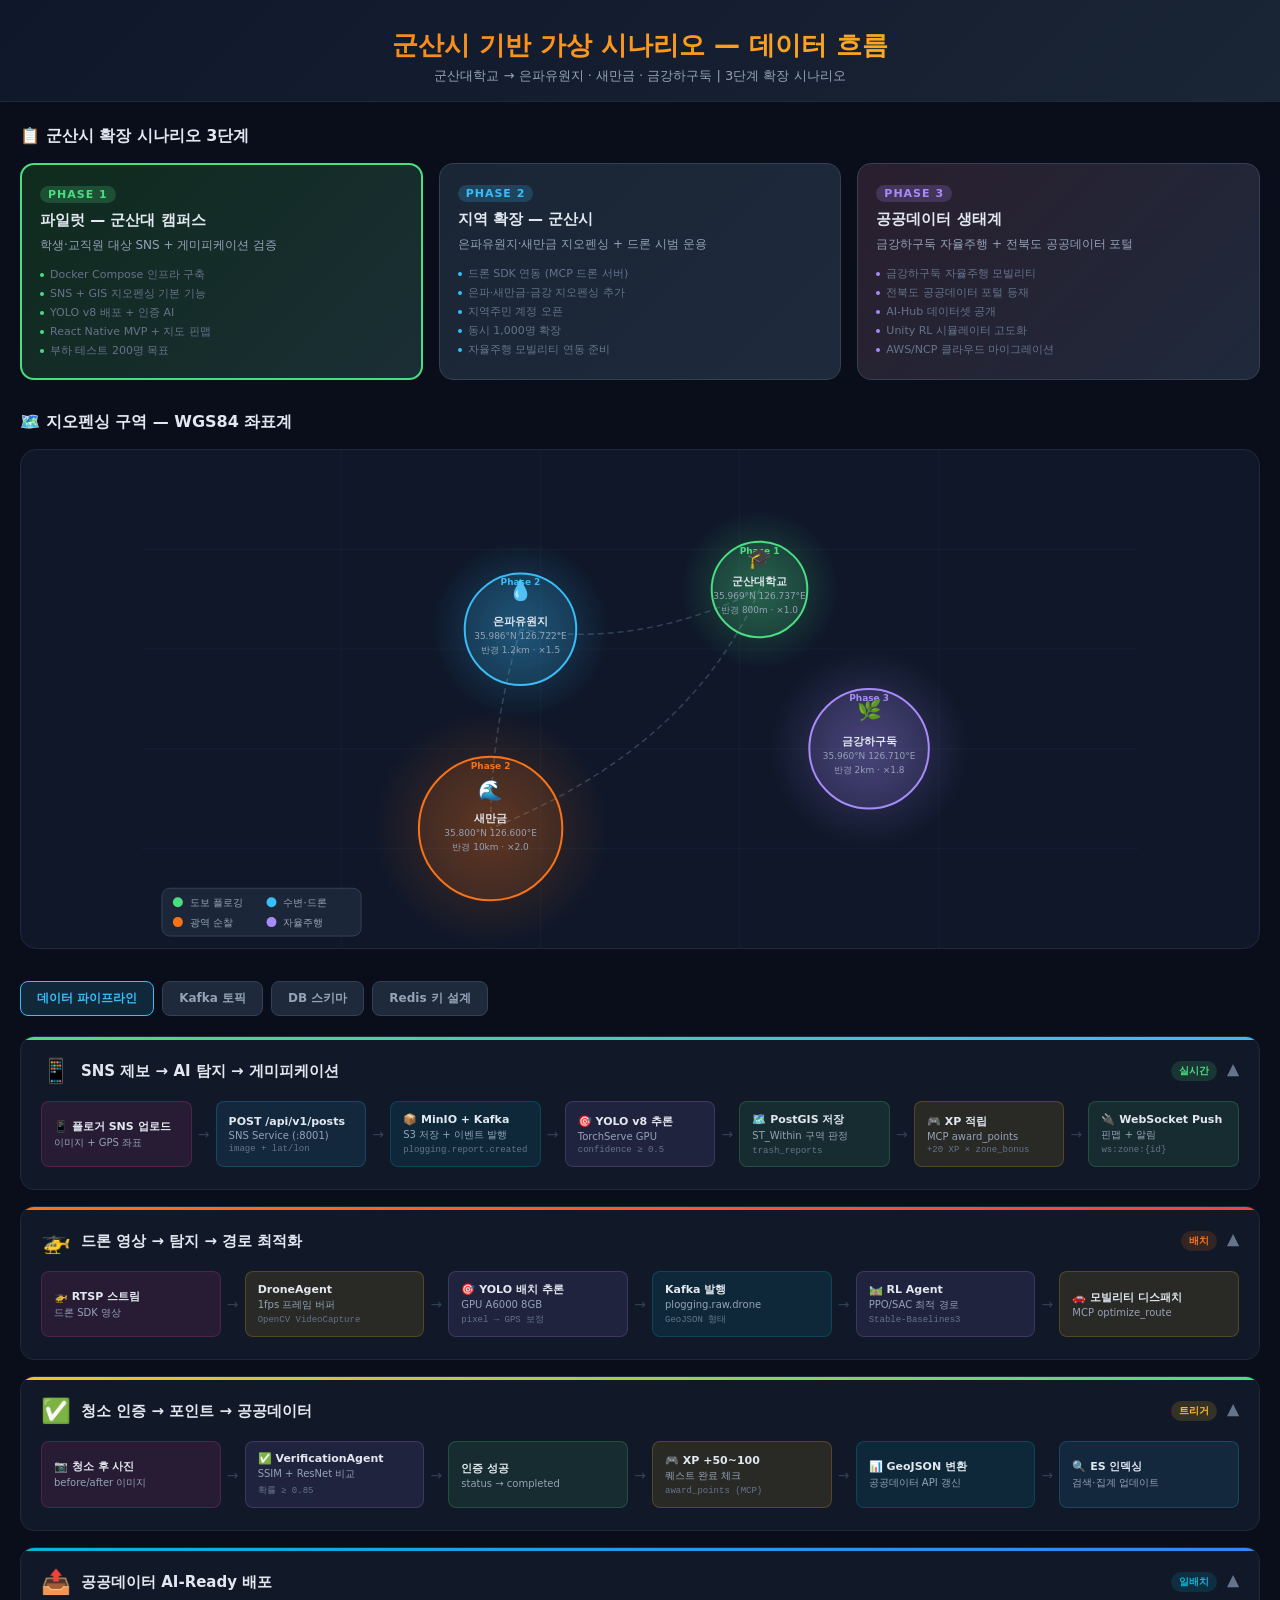
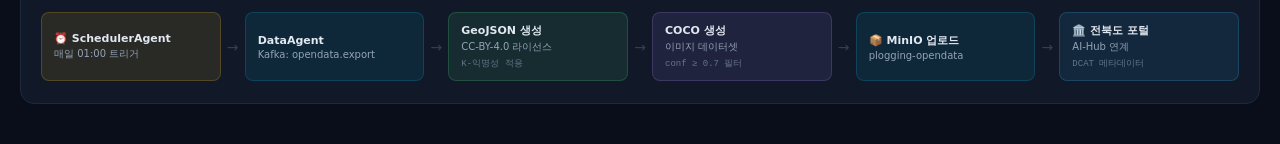
<file: viz_dataflow.html>
<!DOCTYPE html>
<html lang="ko">
<head>
<meta charset="UTF-8">
<meta name="viewport" content="width=device-width, initial-scale=1.0">
<title>군산시 기반 가상 시나리오 — 데이터 흐름</title>
<style>
*{margin:0;padding:0;box-sizing:border-box}
body{font-family:'Segoe UI',system-ui,sans-serif;background:#0a0e1a;color:#e2e8f0;overflow-x:hidden}
.header{text-align:center;padding:28px 20px 16px;background:linear-gradient(135deg,#0f172a,#1a2535);border-bottom:1px solid #1e293b}
.header h1{font-size:26px;font-weight:800;background:linear-gradient(135deg,#f97316,#fbbf24);-webkit-background-clip:text;-webkit-text-fill-color:transparent}
.header p{color:#94a3b8;font-size:13px;margin-top:4px}
.main{max-width:1400px;margin:0 auto;padding:24px 20px}

/* 시나리오 타임라인 */
.phases{display:grid;grid-template-columns:repeat(3,1fr);gap:16px;margin-bottom:32px}
.phase{border-radius:14px;padding:18px;border:1px solid #334155;cursor:pointer;transition:all .3s;position:relative}
.phase:hover{transform:translateY(-3px);box-shadow:0 8px 24px rgba(0,0,0,.4)}
.phase.active{border-width:2px}
.phase-num{font-size:11px;font-weight:700;padding:2px 8px;border-radius:20px;display:inline-block;margin-bottom:8px;letter-spacing:1px}
.phase-title{font-size:15px;font-weight:700;margin-bottom:6px}
.phase-desc{font-size:12px;color:#94a3b8;line-height:1.6}
.phase-items{margin-top:10px}
.phase-item{font-size:11px;color:#64748b;padding:2px 0;display:flex;align-items:center;gap:6px}
.phase-item::before{content:'';width:4px;height:4px;border-radius:50%;flex-shrink:0}
.p1{background:linear-gradient(135deg,#0f2b1d,#1a2e35)}.p1 .phase-num{background:rgba(74,222,128,.2);color:#4ade80}
.p1.active{border-color:#4ade80}.p1 .phase-item::before{background:#4ade80}
.p2{background:linear-gradient(135deg,#1a2535,#1e293b)}.p2 .phase-num{background:rgba(56,189,248,.2);color:#38bdf8}
.p2.active{border-color:#38bdf8}.p2 .phase-item::before{background:#38bdf8}
.p3{background:linear-gradient(135deg,#2a1f2e,#1e293b)}.p3 .phase-num{background:rgba(167,139,250,.2);color:#a78bfa}
.p3.active{border-color:#a78bfa}.p3 .phase-item::before{background:#a78bfa}

/* 지오펜싱 지도 */
.map-section{margin-bottom:32px}
.section-title{font-size:16px;font-weight:700;margin-bottom:16px;display:flex;align-items:center;gap:8px}
.geo-map{position:relative;width:100%;height:500px;background:#0f1729;border-radius:16px;border:1px solid #1e293b;overflow:hidden}
.geo-map svg{width:100%;height:100%}
.zone-label{font-size:11px;fill:#e2e8f0;font-weight:700;text-anchor:middle}
.zone-sublabel{font-size:9px;fill:#94a3b8;text-anchor:middle}
.zone-circle{stroke-width:2;fill-opacity:.12;cursor:pointer;transition:all .3s}
.zone-circle:hover{fill-opacity:.25;stroke-width:3}
.zone-info{position:absolute;background:#1e293b;border:1px solid #334155;border-radius:12px;padding:14px;font-size:12px;pointer-events:none;z-index:10;min-width:200px;display:none}
.zone-info.show{display:block}

/* 데이터 파이프라인 */
.pipeline-section{margin-bottom:32px}
.pipeline{border:1px solid #1e293b;border-radius:14px;padding:20px;margin-bottom:16px;background:#111827;position:relative;overflow:hidden}
.pipeline::before{content:'';position:absolute;top:0;left:0;right:0;height:3px}
.pipeline-header{display:flex;align-items:center;gap:10px;margin-bottom:16px;cursor:pointer}
.pipeline-icon{font-size:24px}
.pipeline-name{font-size:15px;font-weight:700;flex:1}
.pipeline-badge{font-size:10px;padding:3px 8px;border-radius:20px;font-weight:600}
.pipeline-toggle{font-size:16px;color:#64748b;transition:transform .3s}
.pipeline-toggle.open{transform:rotate(180deg)}

.flow-row{display:flex;align-items:stretch;gap:0;margin-bottom:2px;flex-wrap:wrap}
.flow-node{flex:1;min-width:120px;padding:10px 12px;border-radius:8px;border:1px solid rgba(255,255,255,.08);position:relative;display:flex;flex-direction:column;justify-content:center}
.flow-node .fn-title{font-size:11px;font-weight:700;margin-bottom:2px}
.flow-node .fn-desc{font-size:10px;color:#94a3b8}
.flow-node .fn-tech{font-size:9px;color:#64748b;margin-top:3px;font-family:monospace}
.flow-connector{display:flex;align-items:center;justify-content:center;color:#334155;font-size:14px;padding:0 4px;min-width:24px}
.flow-connector.animated{animation:flowPulse 1.5s infinite}
@keyframes flowPulse{0%,100%{color:#334155}50%{color:#38bdf8}}

.pipe-sns::before{background:linear-gradient(90deg,#4ade80,#38bdf8)}
.pipe-drone::before{background:linear-gradient(90deg,#f97316,#ef4444)}
.pipe-mobility::before{background:linear-gradient(90deg,#a78bfa,#ec4899)}
.pipe-verify::before{background:linear-gradient(90deg,#fbbf24,#4ade80)}
.pipe-opendata::before{background:linear-gradient(90deg,#06b6d4,#3b82f6)}

/* Kafka 토픽 */
.kafka-section{margin-bottom:32px}
.kafka-grid{display:grid;grid-template-columns:repeat(auto-fit,minmax(280px,1fr));gap:10px}
.kafka-topic{background:#111827;border:1px solid #1e293b;border-radius:10px;padding:14px;transition:all .2s}
.kafka-topic:hover{border-color:#334155;transform:translateY(-2px)}
.kt-name{font-size:13px;font-weight:700;font-family:monospace;color:#38bdf8;margin-bottom:4px}
.kt-desc{font-size:11px;color:#94a3b8}
.kt-meta{display:flex;gap:8px;margin-top:6px}
.kt-tag{font-size:10px;padding:2px 6px;border-radius:4px;background:rgba(255,255,255,.05);color:#64748b}

/* DB 스키마 */
.db-section{margin-bottom:32px}
.db-grid{display:grid;grid-template-columns:repeat(auto-fit,minmax(250px,1fr));gap:10px}
.db-table{background:#111827;border:1px solid #1e293b;border-radius:10px;padding:14px}
.db-name{font-size:13px;font-weight:700;color:#4ade80;font-family:monospace;margin-bottom:6px;display:flex;align-items:center;gap:6px}
.db-cols{font-size:11px;color:#94a3b8}
.db-col{padding:2px 0;display:flex;gap:6px}
.db-col-name{color:#e2e8f0;font-family:monospace;min-width:110px}
.db-col-type{color:#64748b;font-family:monospace;font-size:10px}
.db-idx{margin-top:6px;font-size:10px;color:#fbbf24;font-family:monospace}

/* Redis 키 */
.redis-grid{display:grid;grid-template-columns:repeat(auto-fit,minmax(300px,1fr));gap:10px}
.redis-key{background:#111827;border:1px solid #1e293b;border-radius:10px;padding:14px}
.rk-pattern{font-size:12px;font-weight:700;color:#ef4444;font-family:monospace}
.rk-type{font-size:10px;color:#64748b;margin-top:2px}
.rk-desc{font-size:11px;color:#94a3b8;margin-top:4px}

.hidden{display:none}
.tabs{display:flex;gap:8px;margin-bottom:20px;flex-wrap:wrap}
.tab{padding:8px 16px;border-radius:8px;font-size:12px;font-weight:600;cursor:pointer;border:1px solid #334155;background:#1e293b;color:#94a3b8;transition:all .2s}
.tab:hover{background:#334155}
.tab.active{background:rgba(56,189,248,.15);border-color:#38bdf8;color:#38bdf8}
</style>
</head>
<body>

<div class="header">
  <h1>군산시 기반 가상 시나리오 — 데이터 흐름</h1>
  <p>군산대학교 → 은파유원지 · 새만금 · 금강하구둑 | 3단계 확장 시나리오</p>
</div>

<div class="main">

  <!-- 3단계 시나리오 -->
  <div class="section-title">📋 군산시 확장 시나리오 3단계</div>
  <div class="phases">
    <div class="phase p1 active" onclick="selectPhase(1)">
      <span class="phase-num">PHASE 1</span>
      <div class="phase-title">파일럿 — 군산대 캠퍼스</div>
      <div class="phase-desc">학생·교직원 대상 SNS + 게미피케이션 검증</div>
      <div class="phase-items">
        <div class="phase-item">Docker Compose 인프라 구축</div>
        <div class="phase-item">SNS + GIS 지오펜싱 기본 기능</div>
        <div class="phase-item">YOLO v8 배포 + 인증 AI</div>
        <div class="phase-item">React Native MVP + 지도 핀맵</div>
        <div class="phase-item">부하 테스트 200명 목표</div>
      </div>
    </div>
    <div class="phase p2" onclick="selectPhase(2)">
      <span class="phase-num">PHASE 2</span>
      <div class="phase-title">지역 확장 — 군산시</div>
      <div class="phase-desc">은파유원지·새만금 지오펜싱 + 드론 시범 운용</div>
      <div class="phase-items">
        <div class="phase-item">드론 SDK 연동 (MCP 드론 서버)</div>
        <div class="phase-item">은파·새만금·금강 지오펜싱 추가</div>
        <div class="phase-item">지역주민 계정 오픈</div>
        <div class="phase-item">동시 1,000명 확장</div>
        <div class="phase-item">자율주행 모빌리티 연동 준비</div>
      </div>
    </div>
    <div class="phase p3" onclick="selectPhase(3)">
      <span class="phase-num">PHASE 3</span>
      <div class="phase-title">공공데이터 생태계</div>
      <div class="phase-desc">금강하구둑 자율주행 + 전북도 공공데이터 포털</div>
      <div class="phase-items">
        <div class="phase-item">금강하구둑 자율주행 모빌리티</div>
        <div class="phase-item">전북도 공공데이터 포털 등재</div>
        <div class="phase-item">AI-Hub 데이터셋 공개</div>
        <div class="phase-item">Unity RL 시뮬레이터 고도화</div>
        <div class="phase-item">AWS/NCP 클라우드 마이그레이션</div>
      </div>
    </div>
  </div>

  <!-- 지오펜싱 지도 -->
  <div class="map-section">
    <div class="section-title">🗺️ 지오펜싱 구역 — WGS84 좌표계</div>
    <div class="geo-map" id="geoMap">
      <svg viewBox="0 0 1000 500">
        <defs>
          <radialGradient id="glow1"><stop offset="0%" stop-color="#4ade80" stop-opacity=".3"/><stop offset="100%" stop-color="#4ade80" stop-opacity="0"/></radialGradient>
          <radialGradient id="glow2"><stop offset="0%" stop-color="#38bdf8" stop-opacity=".3"/><stop offset="100%" stop-color="#38bdf8" stop-opacity="0"/></radialGradient>
          <radialGradient id="glow3"><stop offset="0%" stop-color="#f97316" stop-opacity=".25"/><stop offset="100%" stop-color="#f97316" stop-opacity="0"/></radialGradient>
          <radialGradient id="glow4"><stop offset="0%" stop-color="#a78bfa" stop-opacity=".3"/><stop offset="100%" stop-color="#a78bfa" stop-opacity="0"/></radialGradient>
        </defs>

        <!-- 배경 그리드 -->
        <g stroke="#1e293b" stroke-width=".5">
          <line x1="0" y1="100" x2="1000" y2="100"/><line x1="0" y1="200" x2="1000" y2="200"/>
          <line x1="0" y1="300" x2="1000" y2="300"/><line x1="0" y1="400" x2="1000" y2="400"/>
          <line x1="200" y1="0" x2="200" y2="500"/><line x1="400" y1="0" x2="400" y2="500"/>
          <line x1="600" y1="0" x2="600" y2="500"/><line x1="800" y1="0" x2="800" y2="500"/>
        </g>

        <!-- 연결선 (데이터 흐름) -->
        <g stroke="#334155" stroke-width="1.5" stroke-dasharray="6,4" fill="none">
          <path d="M 620,140 Q 500,200 380,180" id="conn1">
            <animate attributeName="stroke-dashoffset" from="20" to="0" dur="2s" repeatCount="indefinite"/>
          </path>
          <path d="M 620,140 Q 550,300 350,380" id="conn2">
            <animate attributeName="stroke-dashoffset" from="20" to="0" dur="3s" repeatCount="indefinite"/>
          </path>
          <path d="M 380,180 Q 350,280 350,380" id="conn3">
            <animate attributeName="stroke-dashoffset" from="20" to="0" dur="2.5s" repeatCount="indefinite"/>
          </path>
        </g>

        <!-- 군산대학교 -->
        <circle cx="620" cy="140" r="80" fill="url(#glow1)"/>
        <circle cx="620" cy="140" r="48" class="zone-circle" fill="#4ade80" stroke="#4ade80"
                onmouseenter="showZone(event,'ku')" onmouseleave="hideZone()"/>
        <text x="620" y="136" class="zone-label">군산대학교</text>
        <text x="620" y="150" class="zone-sublabel">35.969°N 126.737°E</text>
        <text x="620" y="164" class="zone-sublabel">반경 800m · ×1.0</text>
        <text x="620" y="104" fill="#4ade80" font-size="9" text-anchor="middle" font-weight="700">Phase 1</text>

        <!-- 은파유원지 -->
        <circle cx="380" cy="180" r="90" fill="url(#glow2)"/>
        <circle cx="380" cy="180" r="56" class="zone-circle" fill="#38bdf8" stroke="#38bdf8"
                onmouseenter="showZone(event,'eunpa')" onmouseleave="hideZone()"/>
        <text x="380" y="176" class="zone-label">은파유원지</text>
        <text x="380" y="190" class="zone-sublabel">35.986°N 126.722°E</text>
        <text x="380" y="204" class="zone-sublabel">반경 1.2km · ×1.5</text>
        <text x="380" y="136" fill="#38bdf8" font-size="9" text-anchor="middle" font-weight="700">Phase 2</text>

        <!-- 새만금 -->
        <circle cx="350" cy="380" r="120" fill="url(#glow3)"/>
        <circle cx="350" cy="380" r="72" class="zone-circle" fill="#f97316" stroke="#f97316"
                onmouseenter="showZone(event,'smg')" onmouseleave="hideZone()"/>
        <text x="350" y="374" class="zone-label">새만금</text>
        <text x="350" y="388" class="zone-sublabel">35.800°N 126.600°E</text>
        <text x="350" y="402" class="zone-sublabel">반경 10km · ×2.0</text>
        <text x="350" y="320" fill="#f97316" font-size="9" text-anchor="middle" font-weight="700">Phase 2</text>

        <!-- 금강하구둑 -->
        <circle cx="730" cy="300" r="100" fill="url(#glow4)"/>
        <circle cx="730" cy="300" r="60" class="zone-circle" fill="#a78bfa" stroke="#a78bfa"
                onmouseenter="showZone(event,'geumgang')" onmouseleave="hideZone()"/>
        <text x="730" y="296" class="zone-label">금강하구둑</text>
        <text x="730" y="310" class="zone-sublabel">35.960°N 126.710°E</text>
        <text x="730" y="324" class="zone-sublabel">반경 2km · ×1.8</text>
        <text x="730" y="252" fill="#a78bfa" font-size="9" text-anchor="middle" font-weight="700">Phase 3</text>

        <!-- 범례 -->
        <g transform="translate(20,440)">
          <rect x="0" y="0" width="200" height="48" rx="8" fill="rgba(30,41,59,.9)" stroke="#334155"/>
          <circle cx="16" cy="14" r="5" fill="#4ade80"/><text x="28" y="18" fill="#94a3b8" font-size="10">도보 플로깅</text>
          <circle cx="110" cy="14" r="5" fill="#38bdf8"/><text x="122" y="18" fill="#94a3b8" font-size="10">수변·드론</text>
          <circle cx="16" cy="34" r="5" fill="#f97316"/><text x="28" y="38" fill="#94a3b8" font-size="10">광역 순찰</text>
          <circle cx="110" cy="34" r="5" fill="#a78bfa"/><text x="122" y="38" fill="#94a3b8" font-size="10">자율주행</text>
        </g>

        <!-- 아이콘 -->
        <text x="620" y="115" font-size="20" text-anchor="middle">🎓</text>
        <text x="380" y="148" font-size="20" text-anchor="middle">💧</text>
        <text x="350" y="348" font-size="20" text-anchor="middle">🌊</text>
        <text x="730" y="268" font-size="20" text-anchor="middle">🌿</text>
      </svg>

      <div class="zone-info" id="zoneInfo"></div>
    </div>
  </div>

  <!-- 탭 네비게이션 -->
  <div class="tabs">
    <div class="tab active" onclick="switchTab('pipelines')">데이터 파이프라인</div>
    <div class="tab" onclick="switchTab('kafka')">Kafka 토픽</div>
    <div class="tab" onclick="switchTab('db')">DB 스키마</div>
    <div class="tab" onclick="switchTab('redis')">Redis 키 설계</div>
  </div>

  <!-- 데이터 파이프라인 -->
  <div id="tab-pipelines">
    <div class="pipeline pipe-sns">
      <div class="pipeline-header" onclick="togglePipeline(this)">
        <span class="pipeline-icon">📱</span>
        <span class="pipeline-name">SNS 제보 → AI 탐지 → 게미피케이션</span>
        <span class="pipeline-badge" style="background:rgba(74,222,128,.15);color:#4ade80">실시간</span>
        <span class="pipeline-toggle open">▼</span>
      </div>
      <div class="flow-row">
        <div class="flow-node" style="background:rgba(236,72,153,.1);border-color:rgba(236,72,153,.2)">
          <div class="fn-title">📱 플로거 SNS 업로드</div>
          <div class="fn-desc">이미지 + GPS 좌표</div>
        </div>
        <div class="flow-connector animated">→</div>
        <div class="flow-node" style="background:rgba(56,189,248,.1);border-color:rgba(56,189,248,.2)">
          <div class="fn-title">POST /api/v1/posts</div>
          <div class="fn-desc">SNS Service (:8001)</div>
          <div class="fn-tech">image + lat/lon</div>
        </div>
        <div class="flow-connector animated">→</div>
        <div class="flow-node" style="background:rgba(6,182,212,.1);border-color:rgba(6,182,212,.2)">
          <div class="fn-title">📦 MinIO + Kafka</div>
          <div class="fn-desc">S3 저장 + 이벤트 발행</div>
          <div class="fn-tech">plogging.report.created</div>
        </div>
        <div class="flow-connector animated">→</div>
        <div class="flow-node" style="background:rgba(167,139,250,.1);border-color:rgba(167,139,250,.2)">
          <div class="fn-title">🎯 YOLO v8 추론</div>
          <div class="fn-desc">TorchServe GPU</div>
          <div class="fn-tech">confidence ≥ 0.5</div>
        </div>
        <div class="flow-connector animated">→</div>
        <div class="flow-node" style="background:rgba(74,222,128,.1);border-color:rgba(74,222,128,.2)">
          <div class="fn-title">🗺️ PostGIS 저장</div>
          <div class="fn-desc">ST_Within 구역 판정</div>
          <div class="fn-tech">trash_reports</div>
        </div>
        <div class="flow-connector animated">→</div>
        <div class="flow-node" style="background:rgba(251,191,36,.1);border-color:rgba(251,191,36,.2)">
          <div class="fn-title">🎮 XP 적립</div>
          <div class="fn-desc">MCP award_points</div>
          <div class="fn-tech">+20 XP × zone_bonus</div>
        </div>
        <div class="flow-connector animated">→</div>
        <div class="flow-node" style="background:rgba(74,222,128,.1);border-color:rgba(74,222,128,.2)">
          <div class="fn-title">🔌 WebSocket Push</div>
          <div class="fn-desc">핀맵 + 알림</div>
          <div class="fn-tech">ws:zone:{id}</div>
        </div>
      </div>
    </div>

    <div class="pipeline pipe-drone">
      <div class="pipeline-header" onclick="togglePipeline(this)">
        <span class="pipeline-icon">🚁</span>
        <span class="pipeline-name">드론 영상 → 탐지 → 경로 최적화</span>
        <span class="pipeline-badge" style="background:rgba(249,115,22,.15);color:#f97316">배치</span>
        <span class="pipeline-toggle open">▼</span>
      </div>
      <div class="flow-row">
        <div class="flow-node" style="background:rgba(236,72,153,.1);border-color:rgba(236,72,153,.2)">
          <div class="fn-title">🚁 RTSP 스트림</div>
          <div class="fn-desc">드론 SDK 영상</div>
        </div>
        <div class="flow-connector animated">→</div>
        <div class="flow-node" style="background:rgba(251,191,36,.1);border-color:rgba(251,191,36,.2)">
          <div class="fn-title">DroneAgent</div>
          <div class="fn-desc">1fps 프레임 버퍼</div>
          <div class="fn-tech">OpenCV VideoCapture</div>
        </div>
        <div class="flow-connector animated">→</div>
        <div class="flow-node" style="background:rgba(167,139,250,.1);border-color:rgba(167,139,250,.2)">
          <div class="fn-title">🎯 YOLO 배치 추론</div>
          <div class="fn-desc">GPU A6000 8GB</div>
          <div class="fn-tech">pixel → GPS 보정</div>
        </div>
        <div class="flow-connector animated">→</div>
        <div class="flow-node" style="background:rgba(6,182,212,.1);border-color:rgba(6,182,212,.2)">
          <div class="fn-title">Kafka 발행</div>
          <div class="fn-desc">plogging.raw.drone</div>
          <div class="fn-tech">GeoJSON 형태</div>
        </div>
        <div class="flow-connector animated">→</div>
        <div class="flow-node" style="background:rgba(167,139,250,.1);border-color:rgba(167,139,250,.2)">
          <div class="fn-title">🛤️ RL Agent</div>
          <div class="fn-desc">PPO/SAC 최적 경로</div>
          <div class="fn-tech">Stable-Baselines3</div>
        </div>
        <div class="flow-connector animated">→</div>
        <div class="flow-node" style="background:rgba(251,191,36,.1);border-color:rgba(251,191,36,.2)">
          <div class="fn-title">🚗 모빌리티 디스패치</div>
          <div class="fn-desc">MCP optimize_route</div>
        </div>
      </div>
    </div>

    <div class="pipeline pipe-verify">
      <div class="pipeline-header" onclick="togglePipeline(this)">
        <span class="pipeline-icon">✅</span>
        <span class="pipeline-name">청소 인증 → 포인트 → 공공데이터</span>
        <span class="pipeline-badge" style="background:rgba(251,191,36,.15);color:#fbbf24">트리거</span>
        <span class="pipeline-toggle open">▼</span>
      </div>
      <div class="flow-row">
        <div class="flow-node" style="background:rgba(236,72,153,.1);border-color:rgba(236,72,153,.2)">
          <div class="fn-title">📷 청소 후 사진</div>
          <div class="fn-desc">before/after 이미지</div>
        </div>
        <div class="flow-connector animated">→</div>
        <div class="flow-node" style="background:rgba(167,139,250,.1);border-color:rgba(167,139,250,.2)">
          <div class="fn-title">✅ VerificationAgent</div>
          <div class="fn-desc">SSIM + ResNet 비교</div>
          <div class="fn-tech">확률 ≥ 0.85</div>
        </div>
        <div class="flow-connector animated">→</div>
        <div class="flow-node" style="background:rgba(74,222,128,.1);border-color:rgba(74,222,128,.2)">
          <div class="fn-title">인증 성공</div>
          <div class="fn-desc">status → completed</div>
        </div>
        <div class="flow-connector animated">→</div>
        <div class="flow-node" style="background:rgba(251,191,36,.1);border-color:rgba(251,191,36,.2)">
          <div class="fn-title">🎮 XP +50~100</div>
          <div class="fn-desc">퀘스트 완료 체크</div>
          <div class="fn-tech">award_points (MCP)</div>
        </div>
        <div class="flow-connector animated">→</div>
        <div class="flow-node" style="background:rgba(6,182,212,.1);border-color:rgba(6,182,212,.2)">
          <div class="fn-title">📊 GeoJSON 변환</div>
          <div class="fn-desc">공공데이터 API 갱신</div>
        </div>
        <div class="flow-connector animated">→</div>
        <div class="flow-node" style="background:rgba(56,189,248,.1);border-color:rgba(56,189,248,.2)">
          <div class="fn-title">🔍 ES 인덱싱</div>
          <div class="fn-desc">검색·집계 업데이트</div>
        </div>
      </div>
    </div>

    <div class="pipeline pipe-opendata">
      <div class="pipeline-header" onclick="togglePipeline(this)">
        <span class="pipeline-icon">📤</span>
        <span class="pipeline-name">공공데이터 AI-Ready 배포</span>
        <span class="pipeline-badge" style="background:rgba(6,182,212,.15);color:#06b6d4">일배치</span>
        <span class="pipeline-toggle open">▼</span>
      </div>
      <div class="flow-row">
        <div class="flow-node" style="background:rgba(251,191,36,.1);border-color:rgba(251,191,36,.2)">
          <div class="fn-title">⏰ SchedulerAgent</div>
          <div class="fn-desc">매일 01:00 트리거</div>
        </div>
        <div class="flow-connector animated">→</div>
        <div class="flow-node" style="background:rgba(6,182,212,.1);border-color:rgba(6,182,212,.2)">
          <div class="fn-title">DataAgent</div>
          <div class="fn-desc">Kafka: opendata.export</div>
        </div>
        <div class="flow-connector animated">→</div>
        <div class="flow-node" style="background:rgba(74,222,128,.1);border-color:rgba(74,222,128,.2)">
          <div class="fn-title">GeoJSON 생성</div>
          <div class="fn-desc">CC-BY-4.0 라이선스</div>
          <div class="fn-tech">K-익명성 적용</div>
        </div>
        <div class="flow-connector animated">→</div>
        <div class="flow-node" style="background:rgba(167,139,250,.1);border-color:rgba(167,139,250,.2)">
          <div class="fn-title">COCO 생성</div>
          <div class="fn-desc">이미지 데이터셋</div>
          <div class="fn-tech">conf ≥ 0.7 필터</div>
        </div>
        <div class="flow-connector animated">→</div>
        <div class="flow-node" style="background:rgba(6,182,212,.1);border-color:rgba(6,182,212,.2)">
          <div class="fn-title">📦 MinIO 업로드</div>
          <div class="fn-desc">plogging-opendata</div>
        </div>
        <div class="flow-connector animated">→</div>
        <div class="flow-node" style="background:rgba(56,189,248,.1);border-color:rgba(56,189,248,.2)">
          <div class="fn-title">🏛️ 전북도 포털</div>
          <div class="fn-desc">AI-Hub 연계</div>
          <div class="fn-tech">DCAT 메타데이터</div>
        </div>
      </div>
    </div>
  </div>

  <!-- Kafka 토픽 -->
  <div id="tab-kafka" class="hidden">
    <div class="section-title">📨 Kafka 토픽 설계</div>
    <div class="kafka-grid">
      <div class="kafka-topic">
        <div class="kt-name">plogging.report.created</div>
        <div class="kt-desc">사용자 SNS 제보 생성 이벤트. AI 서비스가 소비하여 YOLO 탐지 수행.</div>
        <div class="kt-meta"><span class="kt-tag">partitions: 8</span><span class="kt-tag">Producer: SNS Service</span><span class="kt-tag">Consumer: AI Service</span></div>
      </div>
      <div class="kafka-topic">
        <div class="kt-name">plogging.ai.detected</div>
        <div class="kt-desc">AI 탐지 완료 이벤트. ES 동기화 + GIS 핀맵 갱신 트리거.</div>
        <div class="kt-meta"><span class="kt-tag">partitions: 8</span><span class="kt-tag">Producer: AI Service</span><span class="kt-tag">Consumer: ES Sync</span></div>
      </div>
      <div class="kafka-topic">
        <div class="kt-name">plogging.mission.completed</div>
        <div class="kt-desc">청소 인증 완료 이벤트. QuestAgent가 퀘스트 진행도 업데이트.</div>
        <div class="kt-meta"><span class="kt-tag">partitions: 4</span><span class="kt-tag">Producer: MCP Server</span><span class="kt-tag">Consumer: Quest Agent</span></div>
      </div>
      <div class="kafka-topic">
        <div class="kt-name">drone.stream.uploaded</div>
        <div class="kt-desc">드론 영상 업로드 이벤트. AI 서비스가 프레임 배치 탐지 수행.</div>
        <div class="kt-meta"><span class="kt-tag">partitions: 4</span><span class="kt-tag">Producer: Drone Agent</span><span class="kt-tag">Consumer: AI Service</span></div>
      </div>
      <div class="kafka-topic">
        <div class="kt-name">mobility.route.completed</div>
        <div class="kt-desc">모빌리티 수거 경로 완료. 포인트 지급 + 통계 갱신 트리거.</div>
        <div class="kt-meta"><span class="kt-tag">partitions: 4</span><span class="kt-tag">Producer: Mobility Agent</span><span class="kt-tag">Consumer: Game Service</span></div>
      </div>
      <div class="kafka-topic">
        <div class="kt-name">user.points.updated</div>
        <div class="kt-desc">포인트 갱신 이벤트. Redis 랭킹 + WebSocket 브로드캐스트 트리거.</div>
        <div class="kt-meta"><span class="kt-tag">partitions: 8</span><span class="kt-tag">Producer: MCP Server</span><span class="kt-tag">Consumer: Game Service</span></div>
      </div>
      <div class="kafka-topic">
        <div class="kt-name">opendata.export.triggered</div>
        <div class="kt-desc">공공데이터 내보내기 트리거. DataAgent가 GeoJSON/COCO 생성.</div>
        <div class="kt-meta"><span class="kt-tag">partitions: 1</span><span class="kt-tag">Producer: Scheduler</span><span class="kt-tag">Consumer: Data Agent</span></div>
      </div>
    </div>
  </div>

  <!-- DB 스키마 -->
  <div id="tab-db" class="hidden">
    <div class="section-title">🐘 PostgreSQL + PostGIS 스키마</div>
    <div class="db-grid">
      <div class="db-table">
        <div class="db-name">👤 users</div>
        <div class="db-cols">
          <div class="db-col"><span class="db-col-name">id</span><span class="db-col-type">UUID PK</span></div>
          <div class="db-col"><span class="db-col-name">username</span><span class="db-col-type">VARCHAR(50) UNIQUE</span></div>
          <div class="db-col"><span class="db-col-name">email</span><span class="db-col-type">VARCHAR(255) UNIQUE</span></div>
          <div class="db-col"><span class="db-col-name">role</span><span class="db-col-type">user|admin|drone_op</span></div>
        </div>
      </div>
      <div class="db-table">
        <div class="db-name">🗺️ geofence_zones</div>
        <div class="db-cols">
          <div class="db-col"><span class="db-col-name">zone_key</span><span class="db-col-type">VARCHAR(50) UNIQUE</span></div>
          <div class="db-col"><span class="db-col-name">geom</span><span class="db-col-type">GEOMETRY(POLYGON,4326)</span></div>
          <div class="db-col"><span class="db-col-name">bonus_multiplier</span><span class="db-col-type">DECIMAL(4,2)</span></div>
        </div>
        <div class="db-idx">GIST INDEX on geom</div>
      </div>
      <div class="db-table">
        <div class="db-name">🗑️ trash_reports</div>
        <div class="db-cols">
          <div class="db-col"><span class="db-col-name">location</span><span class="db-col-type">GEOMETRY(POINT,4326)</span></div>
          <div class="db-col"><span class="db-col-name">trash_type</span><span class="db-col-type">VARCHAR(50)</span></div>
          <div class="db-col"><span class="db-col-name">severity</span><span class="db-col-type">low|mid|high|boss</span></div>
          <div class="db-col"><span class="db-col-name">source</span><span class="db-col-type">sns|drone|mobility</span></div>
          <div class="db-col"><span class="db-col-name">ai_confidence</span><span class="db-col-type">DECIMAL(5,4)</span></div>
        </div>
        <div class="db-idx">GIST INDEX on location</div>
      </div>
      <div class="db-table">
        <div class="db-name">✅ cleanups</div>
        <div class="db-cols">
          <div class="db-col"><span class="db-col-name">verify_score</span><span class="db-col-type">DECIMAL(5,4)</span></div>
          <div class="db-col"><span class="db-col-name">cleaner_type</span><span class="db-col-type">human|drone|mobility</span></div>
          <div class="db-col"><span class="db-col-name">points_awarded</span><span class="db-col-type">INTEGER</span></div>
        </div>
      </div>
      <div class="db-table">
        <div class="db-name">💰 point_ledger</div>
        <div class="db-cols">
          <div class="db-col"><span class="db-col-name">delta</span><span class="db-col-type">INTEGER NOT NULL</span></div>
          <div class="db-col"><span class="db-col-name">reason</span><span class="db-col-type">VARCHAR(100)</span></div>
        </div>
        <div class="db-idx">UNIQUE(user_id, ref_id, reason)</div>
      </div>
      <div class="db-table">
        <div class="db-name">⚔️ quest_definitions</div>
        <div class="db-cols">
          <div class="db-col"><span class="db-col-name">quest_type</span><span class="db-col-type">weekly|zone|raid</span></div>
          <div class="db-col"><span class="db-col-name">target_count</span><span class="db-col-type">INTEGER</span></div>
          <div class="db-col"><span class="db-col-name">reward_xp</span><span class="db-col-type">INTEGER</span></div>
        </div>
      </div>
      <div class="db-table">
        <div class="db-name">📸 posts</div>
        <div class="db-cols">
          <div class="db-col"><span class="db-col-name">hashtags</span><span class="db-col-type">TEXT[] (GIN index)</span></div>
          <div class="db-col"><span class="db-col-name">location</span><span class="db-col-type">GEOMETRY(POINT,4326)</span></div>
          <div class="db-col"><span class="db-col-name">like_count</span><span class="db-col-type">INTEGER</span></div>
        </div>
      </div>
      <div class="db-table">
        <div class="db-name">🚁 drone_events</div>
        <div class="db-cols">
          <div class="db-col"><span class="db-col-name">drone_id</span><span class="db-col-type">VARCHAR(50)</span></div>
          <div class="db-col"><span class="db-col-name">detected_count</span><span class="db-col-type">INTEGER</span></div>
          <div class="db-col"><span class="db-col-name">payload</span><span class="db-col-type">JSONB</span></div>
        </div>
      </div>
    </div>
  </div>

  <!-- Redis 키 설계 -->
  <div id="tab-redis" class="hidden">
    <div class="section-title">⚡ Redis 키 설계</div>
    <div class="redis-grid">
      <div class="redis-key">
        <div class="rk-pattern">ZADD ranking:global {xp} {user_id}</div>
        <div class="rk-type">Sorted Set — 글로벌 랭킹</div>
        <div class="rk-desc">전체 사용자 XP 랭킹. O(log N) 실시간 갱신.</div>
      </div>
      <div class="redis-key">
        <div class="rk-pattern">ZADD ranking:zone:{zone_key} {xp} {user_id}</div>
        <div class="rk-type">Sorted Set — 구역 랭킹</div>
        <div class="rk-desc">구역별 사용자 랭킹.</div>
      </div>
      <div class="redis-key">
        <div class="rk-pattern">HSET session:{user_id} token {jwt}</div>
        <div class="rk-type">Hash — TTL 30분</div>
        <div class="rk-desc">세션 관리. EXPIRE 1800초.</div>
      </div>
      <div class="redis-key">
        <div class="rk-pattern">SET cache:leaderboard {json}</div>
        <div class="rk-type">String — TTL 10초</div>
        <div class="rk-desc">랭킹 API 캐시. 1,000 TPS 캐시 적중률 99%.</div>
      </div>
      <div class="redis-key">
        <div class="rk-pattern">GEOADD drones:live {lon} {lat} {drone_id}</div>
        <div class="rk-type">GEO — TTL 30초</div>
        <div class="rk-desc">드론 실시간 위치.</div>
      </div>
      <div class="redis-key">
        <div class="rk-pattern">SET dedup:report:{lat3}:{lon3} 1</div>
        <div class="rk-type">String — TTL 1시간</div>
        <div class="rk-desc">50m 이내 중복 제보 방지.</div>
      </div>
    </div>
  </div>
</div>

<script>
const zoneData = {
  ku: {name:'군산대학교',coords:'35.9693°N, 126.7369°E',radius:'800m',bonus:'×1.0',phase:'Phase 1',feature:'도보 플로깅 기점',color:'#4ade80'},
  eunpa: {name:'은파유원지',coords:'35.9861°N, 126.7222°E',radius:'1.2km',bonus:'×1.5',phase:'Phase 2',feature:'수변·드론 허용 구역',color:'#38bdf8'},
  smg: {name:'새만금',coords:'35.8000°N, 126.6000°E',radius:'10km',bonus:'×2.0',phase:'Phase 2',feature:'군집드론 광역 순찰',color:'#f97316'},
  geumgang: {name:'금강하구둑',coords:'35.9600°N, 126.7100°E',radius:'2km',bonus:'×1.8',phase:'Phase 3',feature:'자율주행 모빌리티',color:'#a78bfa'},
};

function showZone(e, key) {
  const d = zoneData[key], info = document.getElementById('zoneInfo');
  info.innerHTML = `
    <div style="font-weight:700;font-size:14px;color:${d.color};margin-bottom:6px">${d.name}</div>
    <div style="margin-bottom:4px">📍 ${d.coords}</div>
    <div style="margin-bottom:4px">📏 반경: ${d.radius} | 배율: ${d.bonus}</div>
    <div style="margin-bottom:4px">📋 ${d.phase}</div>
    <div style="color:#64748b">${d.feature}</div>
  `;
  const rect = document.getElementById('geoMap').getBoundingClientRect();
  info.style.left = (e.clientX - rect.left + 15) + 'px';
  info.style.top = (e.clientY - rect.top - 30) + 'px';
  info.classList.add('show');
}
function hideZone() { document.getElementById('zoneInfo').classList.remove('show'); }

function selectPhase(n) {
  document.querySelectorAll('.phase').forEach((p,i) => p.classList.toggle('active', i===n-1));
}

function togglePipeline(el) {
  const content = el.nextElementSibling;
  const toggle = el.querySelector('.pipeline-toggle');
  content.classList.toggle('hidden');
  toggle.classList.toggle('open');
}

function switchTab(tab) {
  document.querySelectorAll('.tab').forEach(t => t.classList.remove('active'));
  document.querySelectorAll('[id^="tab-"]').forEach(t => t.classList.add('hidden'));
  event.target.classList.add('active');
  document.getElementById('tab-' + tab).classList.remove('hidden');
}
</script>
</body>
</html>
</file>
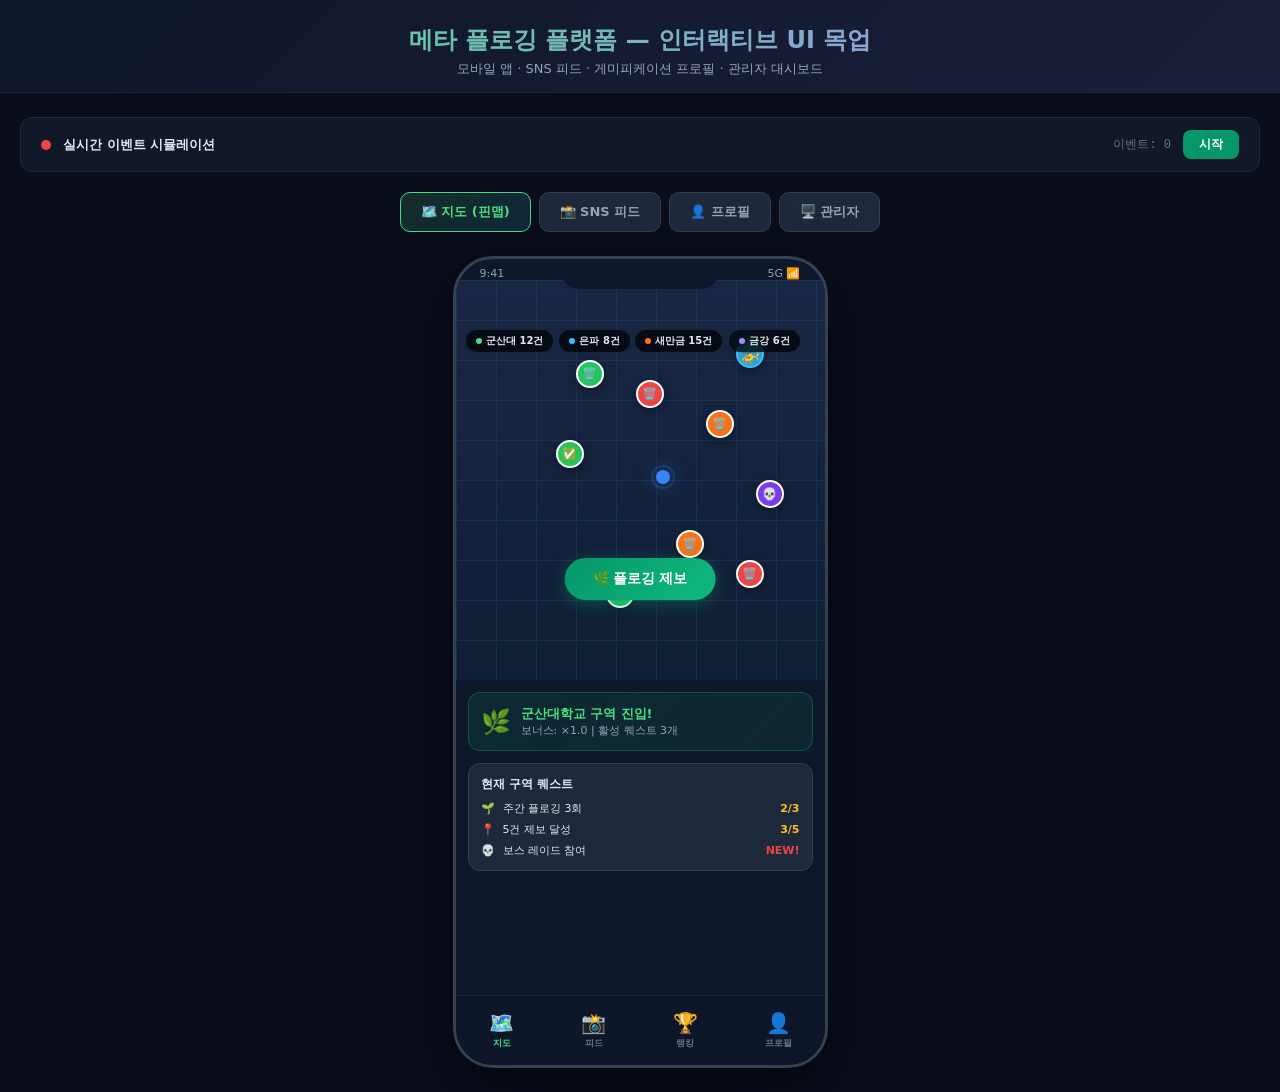
<file: viz_ui_mockup.html>
<!DOCTYPE html>
<html lang="ko">
<head>
<meta charset="UTF-8">
<meta name="viewport" content="width=device-width, initial-scale=1.0">
<title>메타 플로깅 플랫폼 — 인터랙티브 UI 목업</title>
<style>
*{margin:0;padding:0;box-sizing:border-box}
body{font-family:'Segoe UI',system-ui,sans-serif;background:#0a0e1a;color:#e2e8f0;overflow-x:hidden}
.header{text-align:center;padding:24px 20px 14px;background:linear-gradient(135deg,#0f172a,#1a1f3a);border-bottom:1px solid #1e293b}
.header h1{font-size:24px;font-weight:800;background:linear-gradient(135deg,#4ade80,#a78bfa);-webkit-background-clip:text;-webkit-text-fill-color:transparent}
.header p{color:#94a3b8;font-size:13px;margin-top:4px}
.main{max-width:1400px;margin:0 auto;padding:24px 20px}

/* 뷰 전환 탭 */
.view-tabs{display:flex;gap:8px;margin-bottom:24px;flex-wrap:wrap;justify-content:center}
.vtab{padding:10px 20px;border-radius:10px;font-size:13px;font-weight:700;cursor:pointer;border:1px solid #334155;background:#1e293b;color:#94a3b8;transition:all .2s}
.vtab:hover{background:#334155}
.vtab.active{background:linear-gradient(135deg,rgba(74,222,128,.15),rgba(56,189,248,.15));border-color:#4ade80;color:#4ade80}

.view{display:none}
.view.active{display:block}

/* 모바일 목업 프레임 */
.phone-frame{width:375px;height:812px;border-radius:40px;border:3px solid #334155;background:#0f172a;margin:0 auto;position:relative;overflow:hidden;box-shadow:0 20px 60px rgba(0,0,0,.5)}
.phone-notch{position:absolute;top:0;left:50%;transform:translateX(-50%);width:160px;height:30px;background:#0f172a;border-radius:0 0 20px 20px;z-index:20}
.phone-status{display:flex;justify-content:space-between;padding:8px 24px 0;font-size:11px;color:#94a3b8;position:relative;z-index:10}
.phone-content{height:calc(100% - 70px);overflow-y:auto;position:relative}
.phone-nav{position:absolute;bottom:0;left:0;right:0;height:70px;background:rgba(15,23,42,.95);backdrop-filter:blur(10px);border-top:1px solid #1e293b;display:flex;justify-content:space-around;align-items:center;z-index:20}
.nav-item{display:flex;flex-direction:column;align-items:center;gap:2px;cursor:pointer;padding:8px 12px;border-radius:12px;transition:all .2s}
.nav-item:hover{background:rgba(255,255,255,.05)}
.nav-item.active .nav-icon{color:#4ade80}
.nav-item.active .nav-label{color:#4ade80}
.nav-icon{font-size:20px;color:#64748b}
.nav-label{font-size:9px;color:#64748b;font-weight:600}

/* 모바일 화면: 지도 */
.map-screen{height:100%}
.mock-map{width:100%;height:400px;background:linear-gradient(180deg,#1a2744 0%,#0f1f35 100%);position:relative;overflow:hidden}
.mock-map-grid{position:absolute;inset:0;opacity:.1;background-image:linear-gradient(#38bdf8 1px,transparent 1px),linear-gradient(90deg,#38bdf8 1px,transparent 1px);background-size:40px 40px}
.map-pin{position:absolute;cursor:pointer;transition:transform .2s;z-index:5}
.map-pin:hover{transform:scale(1.3);z-index:10}
.pin-dot{width:28px;height:28px;border-radius:14px;display:flex;align-items:center;justify-content:center;font-size:12px;border:2px solid #fff;box-shadow:0 2px 8px rgba(0,0,0,.4)}
.zone-chip-bar{position:absolute;top:50px;left:10px;right:10px;display:flex;gap:6px;z-index:10;flex-wrap:wrap}
.zone-chip{background:rgba(0,0,0,.7);backdrop-filter:blur(8px);padding:4px 10px;border-radius:20px;font-size:10px;font-weight:600;color:#e2e8f0;display:flex;align-items:center;gap:4px}
.zone-chip-dot{width:6px;height:6px;border-radius:3px}
.report-btn{position:absolute;bottom:80px;left:50%;transform:translateX(-50%);background:linear-gradient(135deg,#059669,#10b981);padding:12px 28px;border-radius:28px;font-size:14px;font-weight:700;color:#fff;cursor:pointer;box-shadow:0 4px 16px rgba(5,150,105,.4);z-index:10;border:none;display:flex;align-items:center;gap:6px}
.report-btn:hover{transform:translateX(-50%) scale(1.05)}
.user-loc{position:absolute;width:14px;height:14px;border-radius:50%;background:#3b82f6;border:3px solid rgba(59,130,246,.3);box-shadow:0 0 20px rgba(59,130,246,.5);z-index:6}
.user-loc::after{content:'';position:absolute;inset:-8px;border-radius:50%;border:2px solid rgba(59,130,246,.2);animation:locPulse 2s infinite}
@keyframes locPulse{0%{transform:scale(1);opacity:1}100%{transform:scale(2.5);opacity:0}}

/* 모바일: 피드 */
.feed-screen{padding:50px 12px 12px}
.feed-header{font-size:18px;font-weight:800;padding:8px 0 12px;display:flex;justify-content:space-between;align-items:center}
.feed-card{background:#1e293b;border-radius:14px;margin-bottom:12px;overflow:hidden;border:1px solid #334155}
.fc-header{display:flex;align-items:center;gap:8px;padding:10px 12px}
.fc-avatar{width:32px;height:32px;border-radius:50%;background:linear-gradient(135deg,#4ade80,#38bdf8);display:flex;align-items:center;justify-content:center;font-size:14px}
.fc-user{font-size:12px;font-weight:700;flex:1}
.fc-time{font-size:10px;color:#64748b}
.fc-image{width:100%;height:180px;background:linear-gradient(135deg,#1a2535,#0f172a);display:flex;align-items:center;justify-content:center;font-size:48px}
.fc-body{padding:10px 12px}
.fc-text{font-size:12px;line-height:1.5;margin-bottom:6px}
.fc-tags{display:flex;gap:4px;flex-wrap:wrap;margin-bottom:8px}
.fc-tag{font-size:10px;color:#38bdf8;background:rgba(56,189,248,.1);padding:2px 6px;border-radius:4px}
.fc-actions{display:flex;gap:16px;font-size:12px;color:#94a3b8}
.fc-action{cursor:pointer;display:flex;align-items:center;gap:4px}
.fc-action:hover{color:#e2e8f0}
.fc-badge{display:inline-flex;align-items:center;gap:4px;background:rgba(167,139,250,.15);color:#a78bfa;padding:2px 8px;border-radius:4px;font-size:10px;font-weight:600}
.fc-sev{padding:2px 6px;border-radius:4px;font-size:10px;font-weight:600}

/* 모바일: 프로필 */
.profile-screen{padding:50px 12px 12px}
.profile-card{background:linear-gradient(135deg,#0f2b1d,#1a2535);border-radius:16px;padding:20px;border:1px solid #334155;text-align:center;margin-bottom:16px}
.profile-avatar{width:64px;height:64px;border-radius:50%;background:linear-gradient(135deg,#4ade80,#38bdf8);margin:0 auto 10px;display:flex;align-items:center;justify-content:center;font-size:28px}
.profile-name{font-size:16px;font-weight:700}
.profile-title{font-size:12px;color:#4ade80;margin-top:2px}
.profile-stats{display:grid;grid-template-columns:repeat(3,1fr);gap:12px;margin-top:16px}
.ps-item{text-align:center}
.ps-val{font-size:18px;font-weight:800;color:#38bdf8}
.ps-label{font-size:10px;color:#64748b;margin-top:2px}
.xp-bar{margin-top:16px}
.xp-info{display:flex;justify-content:space-between;font-size:11px;color:#94a3b8;margin-bottom:4px}
.xp-track{height:8px;background:#0f172a;border-radius:4px;overflow:hidden}
.xp-fill{height:100%;background:linear-gradient(90deg,#4ade80,#38bdf8);border-radius:4px;transition:width 1s}
.badge-grid{display:grid;grid-template-columns:repeat(4,1fr);gap:8px;margin-bottom:16px}
.badge-item{background:#1e293b;border-radius:10px;padding:8px;text-align:center;border:1px solid #334155;cursor:pointer;transition:all .2s}
.badge-item:hover{border-color:#4ade80;transform:scale(1.05)}
.badge-icon{font-size:20px;margin-bottom:4px}
.badge-name{font-size:9px;color:#94a3b8}
.quest-card{background:#1e293b;border-radius:12px;padding:12px;margin-bottom:8px;border:1px solid #334155}
.qc-header{display:flex;align-items:center;gap:8px;margin-bottom:6px}
.qc-title{font-size:13px;font-weight:700;flex:1}
.qc-xp{font-size:11px;color:#fbbf24;font-weight:700}
.qc-progress{height:6px;background:#0f172a;border-radius:3px;overflow:hidden;margin-top:6px}
.qc-fill{height:100%;border-radius:3px}
.qc-info{display:flex;justify-content:space-between;font-size:10px;color:#64748b;margin-top:4px}

/* 관리자 대시보드 */
.admin-dash{padding:24px}
.admin-header{font-size:20px;font-weight:800;margin-bottom:20px;display:flex;align-items:center;gap:8px}
.admin-stats{display:grid;grid-template-columns:repeat(4,1fr);gap:12px;margin-bottom:24px}
.as-card{background:#1e293b;border-radius:12px;padding:16px;text-align:center;border:1px solid #334155;cursor:pointer;transition:all .2s}
.as-card:hover{transform:translateY(-3px);box-shadow:0 8px 24px rgba(0,0,0,.3)}
.as-val{font-size:28px;font-weight:800}
.as-label{font-size:11px;color:#64748b;margin-top:4px}
.as-delta{font-size:10px;margin-top:4px;font-weight:600}
.admin-grid{display:grid;grid-template-columns:1fr 1fr;gap:16px}
.admin-panel{background:#1e293b;border-radius:14px;padding:18px;border:1px solid #334155}
.ap-title{font-size:14px;font-weight:700;margin-bottom:14px}
.zone-bar{margin-bottom:10px}
.zb-header{display:flex;justify-content:space-between;font-size:12px;margin-bottom:4px}
.zb-name{font-weight:600}
.zb-count{color:#64748b}
.zb-track{height:6px;background:#0f172a;border-radius:3px;overflow:hidden}
.zb-fill{height:100%;border-radius:3px}
.rank-row{display:flex;align-items:center;gap:8px;padding:6px 0;font-size:13px;border-bottom:1px solid rgba(255,255,255,.04)}
.rank-pos{min-width:28px;text-align:center}
.rank-name{flex:1}
.rank-xp{font-weight:700;color:#fbbf24}
.opendata-table{width:100%;border-collapse:collapse;font-size:12px;margin-top:8px}
.opendata-table th{text-align:left;padding:6px 8px;color:#64748b;border-bottom:1px solid #334155}
.opendata-table td{padding:6px 8px;border-bottom:1px solid rgba(255,255,255,.04)}
.od-badge{padding:2px 7px;border-radius:4px;font-size:10px;font-weight:600}

/* 알림 토스트 */
.toast-container{position:fixed;top:20px;right:20px;z-index:1000;display:flex;flex-direction:column;gap:8px}
.toast{background:#1e293b;border:1px solid #334155;border-radius:12px;padding:12px 16px;min-width:300px;display:flex;align-items:center;gap:10px;animation:toastIn .3s;box-shadow:0 8px 24px rgba(0,0,0,.4)}
.toast-icon{font-size:20px}
.toast-body{flex:1}
.toast-title{font-size:12px;font-weight:700;margin-bottom:2px}
.toast-desc{font-size:11px;color:#94a3b8}
@keyframes toastIn{from{transform:translateX(100px);opacity:0}to{transform:translateX(0);opacity:1}}

/* 실시간 시뮬레이션 제어 */
.sim-bar{display:flex;align-items:center;gap:12px;padding:12px 20px;background:#111827;border-radius:12px;margin-bottom:20px;border:1px solid #1e293b}
.sim-dot{width:10px;height:10px;border-radius:50%;background:#ef4444}
.sim-dot.running{background:#4ade80;animation:simPulse 1s infinite}
@keyframes simPulse{0%,100%{opacity:1}50%{opacity:.5}}
.sim-label{font-size:13px;font-weight:600;flex:1}
.sim-btn{padding:6px 16px;border-radius:8px;border:none;font-size:12px;font-weight:600;cursor:pointer;transition:all .2s}
.sim-btn.start{background:#059669;color:#fff}.sim-btn.start:hover{background:#10b981}
.sim-btn.stop{background:#dc2626;color:#fff}.sim-btn.stop:hover{background:#ef4444}
.sim-counter{font-size:12px;color:#64748b;font-family:monospace}
</style>
</head>
<body>

<div class="header">
  <h1>메타 플로깅 플랫폼 — 인터랙티브 UI 목업</h1>
  <p>모바일 앱 · SNS 피드 · 게미피케이션 프로필 · 관리자 대시보드</p>
</div>

<div class="main">
  <!-- 실시간 시뮬레이션 바 -->
  <div class="sim-bar">
    <div class="sim-dot" id="simDot"></div>
    <div class="sim-label">실시간 이벤트 시뮬레이션</div>
    <span class="sim-counter" id="simCounter">이벤트: 0</span>
    <button class="sim-btn start" id="simBtn" onclick="toggleSim()">시작</button>
  </div>

  <!-- 뷰 전환 -->
  <div class="view-tabs">
    <div class="vtab active" onclick="switchView('map')">🗺️ 지도 (핀맵)</div>
    <div class="vtab" onclick="switchView('feed')">📸 SNS 피드</div>
    <div class="vtab" onclick="switchView('profile')">👤 프로필</div>
    <div class="vtab" onclick="switchView('admin')">🖥️ 관리자</div>
  </div>

  <!-- 모바일: 지도 -->
  <div class="view active" id="view-map">
    <div class="phone-frame">
      <div class="phone-notch"></div>
      <div class="phone-status"><span>9:41</span><span>meta-plogging</span><span>5G 📶</span></div>
      <div class="phone-content">
        <div class="map-screen">
          <div class="mock-map">
            <div class="mock-map-grid"></div>
            <div class="zone-chip-bar">
              <div class="zone-chip"><div class="zone-chip-dot" style="background:#4ade80"></div>군산대 12건</div>
              <div class="zone-chip"><div class="zone-chip-dot" style="background:#38bdf8"></div>은파 8건</div>
              <div class="zone-chip"><div class="zone-chip-dot" style="background:#f97316"></div>새만금 15건</div>
              <div class="zone-chip"><div class="zone-chip-dot" style="background:#a78bfa"></div>금강 6건</div>
            </div>

            <!-- 사용자 위치 -->
            <div class="user-loc" style="top:190px;left:200px"></div>

            <!-- 핀들 -->
            <div class="map-pin" style="top:80px;left:120px" onclick="showPinToast('plastic','low')">
              <div class="pin-dot" style="background:#22c55e">🗑️</div>
            </div>
            <div class="map-pin" style="top:130px;left:250px" onclick="showPinToast('food','mid')">
              <div class="pin-dot" style="background:#f97316">🗑️</div>
            </div>
            <div class="map-pin" style="top:100px;left:180px" onclick="showPinToast('general','high')">
              <div class="pin-dot" style="background:#ef4444">🗑️</div>
            </div>
            <div class="map-pin" style="top:200px;left:300px" onclick="showPinToast('large','boss')">
              <div class="pin-dot" style="background:#7c3aed">💀</div>
            </div>
            <div class="map-pin" style="top:160px;left:100px">
              <div class="pin-dot" style="background:#22c55e">✅</div>
            </div>
            <div class="map-pin" style="top:250px;left:220px" onclick="showPinToast('plastic','mid')">
              <div class="pin-dot" style="background:#f97316">🗑️</div>
            </div>
            <div class="map-pin" style="top:300px;left:150px" onclick="showPinToast('food','low')">
              <div class="pin-dot" style="background:#22c55e">🗑️</div>
            </div>
            <div class="map-pin" style="top:280px;left:280px" onclick="showPinToast('general','high')">
              <div class="pin-dot" style="background:#ef4444">🗑️</div>
            </div>

            <!-- 드론 아이콘 -->
            <div class="map-pin" style="top:60px;left:280px;animation:float 3s infinite">
              <div class="pin-dot" style="background:rgba(56,189,248,.8);border-color:#38bdf8;font-size:16px">🚁</div>
            </div>
            <style>@keyframes float{0%,100%{transform:translateY(0)}50%{transform:translateY(-8px)}}</style>

            <button class="report-btn" onclick="showReportToast()">🌿 플로깅 제보</button>
          </div>

          <!-- 구역 진입 알림 -->
          <div style="padding:12px">
            <div style="background:linear-gradient(135deg,rgba(5,150,105,.15),rgba(16,185,129,.1));border:1px solid rgba(16,185,129,.3);border-radius:12px;padding:12px;display:flex;align-items:center;gap:10px">
              <span style="font-size:24px">🌿</span>
              <div>
                <div style="font-size:13px;font-weight:700;color:#4ade80">군산대학교 구역 진입!</div>
                <div style="font-size:11px;color:#94a3b8">보너스: ×1.0 | 활성 퀘스트 3개</div>
              </div>
            </div>

            <div style="margin-top:12px;background:#1e293b;border-radius:12px;padding:12px;border:1px solid #334155">
              <div style="font-size:12px;font-weight:700;margin-bottom:8px">현재 구역 퀘스트</div>
              <div style="display:flex;flex-direction:column;gap:6px">
                <div style="display:flex;align-items:center;gap:8px;font-size:11px">
                  <span>🌱</span>
                  <span style="flex:1">주간 플로깅 3회</span>
                  <span style="color:#fbbf24;font-weight:700">2/3</span>
                </div>
                <div style="display:flex;align-items:center;gap:8px;font-size:11px">
                  <span>📍</span>
                  <span style="flex:1">5건 제보 달성</span>
                  <span style="color:#fbbf24;font-weight:700">3/5</span>
                </div>
                <div style="display:flex;align-items:center;gap:8px;font-size:11px">
                  <span>💀</span>
                  <span style="flex:1">보스 레이드 참여</span>
                  <span style="color:#ef4444;font-weight:700">NEW!</span>
                </div>
              </div>
            </div>
          </div>
        </div>
      </div>
      <div class="phone-nav">
        <div class="nav-item active"><div class="nav-icon">🗺️</div><div class="nav-label">지도</div></div>
        <div class="nav-item" onclick="switchView('feed')"><div class="nav-icon">📸</div><div class="nav-label">피드</div></div>
        <div class="nav-item"><div class="nav-icon">🏆</div><div class="nav-label">랭킹</div></div>
        <div class="nav-item" onclick="switchView('profile')"><div class="nav-icon">👤</div><div class="nav-label">프로필</div></div>
      </div>
    </div>
  </div>

  <!-- 모바일: SNS 피드 -->
  <div class="view" id="view-feed">
    <div class="phone-frame">
      <div class="phone-notch"></div>
      <div class="phone-status"><span>9:41</span><span>피드</span><span>5G 📶</span></div>
      <div class="phone-content">
        <div class="feed-screen">
          <div class="feed-header">
            <span>🌿 플로깅 피드</span>
            <span style="font-size:12px;color:#38bdf8;cursor:pointer">🔍</span>
          </div>

          <div class="feed-card">
            <div class="fc-header">
              <div class="fc-avatar">👩</div>
              <div>
                <div class="fc-user">이수빈 <span class="fc-badge">Lv.8 환경 수호자</span></div>
                <div class="fc-time">군산대학교 · 2분 전</div>
              </div>
            </div>
            <div class="fc-image" style="background:linear-gradient(135deg,#1a3a2a,#0f2b1d)">🗑️📸</div>
            <div class="fc-body">
              <div class="fc-text">학교 정문 앞 플라스틱 무단투기 발견! 바로 제보했습니다 🌿</div>
              <div style="display:flex;align-items:center;gap:6px;margin-bottom:8px">
                <span class="fc-sev" style="background:rgba(249,115,22,.15);color:#f97316">mid</span>
                <span class="fc-sev" style="background:rgba(56,189,248,.15);color:#38bdf8">plastic</span>
                <span style="font-size:10px;color:#4ade80;font-weight:600;margin-left:auto">+20 XP</span>
              </div>
              <div class="fc-tags">
                <span class="fc-tag">#군산대</span><span class="fc-tag">#플로깅</span><span class="fc-tag">#환경보호</span>
              </div>
              <div class="fc-actions">
                <span class="fc-action" onclick="this.innerHTML='❤️ 43'">🤍 42</span>
                <span class="fc-action">💬 5</span>
                <span class="fc-action">🔗 공유</span>
              </div>
            </div>
          </div>

          <div class="feed-card">
            <div class="fc-header">
              <div class="fc-avatar">👨</div>
              <div>
                <div class="fc-user">박민준 <span class="fc-badge" style="background:rgba(251,191,36,.15);color:#fbbf24">Lv.10 마스터</span></div>
                <div class="fc-time">은파유원지 · 15분 전</div>
              </div>
            </div>
            <div class="fc-image" style="background:linear-gradient(135deg,#1a2535,#0f1f35)">🌊🧹</div>
            <div class="fc-body">
              <div class="fc-text">은파유원지 청소 완료! 비포/애프터 보세요 ✨ 보스급 대형 폐기물 처리!</div>
              <div style="display:flex;align-items:center;gap:6px;margin-bottom:8px">
                <span class="fc-sev" style="background:rgba(124,58,237,.15);color:#a78bfa">boss</span>
                <span class="fc-sev" style="background:rgba(56,189,248,.15);color:#38bdf8">large</span>
                <span style="font-size:10px;color:#4ade80;font-weight:600;margin-left:auto">+150 XP (×1.5)</span>
              </div>
              <div class="fc-tags">
                <span class="fc-tag">#은파유원지</span><span class="fc-tag">#보스레이드</span><span class="fc-tag">#클린업</span>
              </div>
              <div class="fc-actions">
                <span class="fc-action">❤️ 128</span>
                <span class="fc-action">💬 23</span>
                <span class="fc-action">🔗 공유</span>
              </div>
            </div>
          </div>

          <div class="feed-card">
            <div class="fc-header">
              <div class="fc-avatar">🚁</div>
              <div>
                <div class="fc-user">드론 AI <span class="fc-badge" style="background:rgba(6,182,212,.15);color:#06b6d4">자동 탐지</span></div>
                <div class="fc-time">새만금 · 32분 전</div>
              </div>
            </div>
            <div class="fc-image" style="background:linear-gradient(135deg,#2a2510,#1a1f2e)">🚁🎯</div>
            <div class="fc-body">
              <div class="fc-text">[AI 자동탐지] 새만금 해안가 3건의 쓰레기 집중 구역 발견. 수거 모빌리티 디스패치 완료.</div>
              <div style="display:flex;align-items:center;gap:6px;margin-bottom:8px">
                <span class="fc-sev" style="background:rgba(239,68,68,.15);color:#ef4444">high</span>
                <span style="font-size:10px;color:#94a3b8">YOLO v8 confidence: 0.92</span>
              </div>
              <div class="fc-tags">
                <span class="fc-tag">#드론탐지</span><span class="fc-tag">#새만금</span><span class="fc-tag">#AI</span>
              </div>
              <div class="fc-actions">
                <span class="fc-action">🤍 67</span>
                <span class="fc-action">💬 12</span>
              </div>
            </div>
          </div>
        </div>
      </div>
      <div class="phone-nav">
        <div class="nav-item" onclick="switchView('map')"><div class="nav-icon">🗺️</div><div class="nav-label">지도</div></div>
        <div class="nav-item active"><div class="nav-icon">📸</div><div class="nav-label">피드</div></div>
        <div class="nav-item"><div class="nav-icon">🏆</div><div class="nav-label">랭킹</div></div>
        <div class="nav-item" onclick="switchView('profile')"><div class="nav-icon">👤</div><div class="nav-label">프로필</div></div>
      </div>
    </div>
  </div>

  <!-- 모바일: 프로필 -->
  <div class="view" id="view-profile">
    <div class="phone-frame">
      <div class="phone-notch"></div>
      <div class="phone-status"><span>9:41</span><span>프로필</span><span>5G 📶</span></div>
      <div class="phone-content">
        <div class="profile-screen">
          <div class="profile-card">
            <div class="profile-avatar">👩</div>
            <div class="profile-name">이수빈</div>
            <div class="profile-title">Lv.8 환경 수호자</div>
            <div class="profile-stats">
              <div class="ps-item"><div class="ps-val" id="profileXP">3,240</div><div class="ps-label">총 XP</div></div>
              <div class="ps-item"><div class="ps-val">8</div><div class="ps-label">랭킹</div></div>
              <div class="ps-item"><div class="ps-val">47</div><div class="ps-label">제보</div></div>
            </div>
            <div class="xp-bar">
              <div class="xp-info"><span>Lv.8 환경 수호자</span><span>3,240 / 4,000</span></div>
              <div class="xp-track"><div class="xp-fill" id="xpFill" style="width:81%"></div></div>
              <div style="font-size:10px;color:#64748b;text-align:right;margin-top:2px">Lv.9 군산 레인저까지 760 XP</div>
            </div>
          </div>

          <div style="font-size:13px;font-weight:700;margin-bottom:10px">🏅 획득 배지</div>
          <div class="badge-grid">
            <div class="badge-item"><div class="badge-icon">🌱</div><div class="badge-name">첫 발걸음</div></div>
            <div class="badge-item"><div class="badge-icon">🔍</div><div class="badge-name">탐정 Lv.1</div></div>
            <div class="badge-item"><div class="badge-icon">🔎</div><div class="badge-name">탐정 Lv.2</div></div>
            <div class="badge-item"><div class="badge-icon">🧹</div><div class="badge-name">첫 청소</div></div>
            <div class="badge-item"><div class="badge-icon">✨</div><div class="badge-name">청소왕</div></div>
            <div class="badge-item"><div class="badge-icon">💧</div><div class="badge-name">은파 수호자</div></div>
            <div class="badge-item"><div class="badge-icon">📅</div><div class="badge-name">4주 연속</div></div>
            <div class="badge-item" style="opacity:.3;border-style:dashed"><div class="badge-icon">💀</div><div class="badge-name">보스 킬러</div></div>
          </div>

          <div style="font-size:13px;font-weight:700;margin-bottom:10px">⚔️ 활성 퀘스트</div>
          <div class="quest-card">
            <div class="qc-header"><span>🌱</span><span class="qc-title">주간 플로깅 3회</span><span class="qc-xp">+150 XP</span></div>
            <div class="qc-progress"><div class="qc-fill" style="width:67%;background:linear-gradient(90deg,#4ade80,#38bdf8)"></div></div>
            <div class="qc-info"><span>진행: 2/3</span><span>이번 주 마감</span></div>
          </div>
          <div class="quest-card">
            <div class="qc-header"><span>💧</span><span class="qc-title">은파 수호자 5건</span><span class="qc-xp">+200 XP</span></div>
            <div class="qc-progress"><div class="qc-fill" style="width:80%;background:linear-gradient(90deg,#38bdf8,#a78bfa)"></div></div>
            <div class="qc-info"><span>진행: 4/5</span><span>은파유원지</span></div>
          </div>
          <div class="quest-card" style="border-color:rgba(124,58,237,.3)">
            <div class="qc-header"><span>💀</span><span class="qc-title">보스 레이드: 새만금</span><span class="qc-xp">+400 XP</span></div>
            <div class="qc-progress"><div class="qc-fill" style="width:33%;background:linear-gradient(90deg,#a78bfa,#ec4899)"></div></div>
            <div class="qc-info"><span>3인 팀 1/3</span><span style="color:#ef4444">🔥 참여자 모집 중</span></div>
          </div>

          <div style="font-size:13px;font-weight:700;margin:16px 0 10px">📊 최근 포인트 이력</div>
          <div style="font-size:11px">
            <div style="display:flex;justify-content:space-between;padding:4px 0;border-bottom:1px solid rgba(255,255,255,.04)">
              <span>청소 인증 (은파유원지)</span><span style="color:#4ade80;font-weight:700">+75 XP</span>
            </div>
            <div style="display:flex;justify-content:space-between;padding:4px 0;border-bottom:1px solid rgba(255,255,255,.04)">
              <span>쓰레기 제보 (군산대)</span><span style="color:#4ade80;font-weight:700">+20 XP</span>
            </div>
            <div style="display:flex;justify-content:space-between;padding:4px 0;border-bottom:1px solid rgba(255,255,255,.04)">
              <span>주간 퀘스트 완료</span><span style="color:#4ade80;font-weight:700">+150 XP</span>
            </div>
            <div style="display:flex;justify-content:space-between;padding:4px 0">
              <span>좋아요 받음 (×5)</span><span style="color:#4ade80;font-weight:700">+10 XP</span>
            </div>
          </div>
        </div>
      </div>
      <div class="phone-nav">
        <div class="nav-item" onclick="switchView('map')"><div class="nav-icon">🗺️</div><div class="nav-label">지도</div></div>
        <div class="nav-item" onclick="switchView('feed')"><div class="nav-icon">📸</div><div class="nav-label">피드</div></div>
        <div class="nav-item"><div class="nav-icon">🏆</div><div class="nav-label">랭킹</div></div>
        <div class="nav-item active"><div class="nav-icon">👤</div><div class="nav-label">프로필</div></div>
      </div>
    </div>
  </div>

  <!-- 관리자 대시보드 -->
  <div class="view" id="view-admin">
    <div class="admin-dash">
      <div class="admin-header">🌿 메타 플로깅 관리자 — 군산시</div>

      <div class="admin-stats">
        <div class="as-card">
          <div class="as-val" style="color:#38bdf8" id="adReports">1,247</div>
          <div class="as-label">총 제보</div>
          <div class="as-delta" style="color:#4ade80">+23 오늘</div>
        </div>
        <div class="as-card">
          <div class="as-val" style="color:#4ade80" id="adCompleted">891</div>
          <div class="as-label">처리 완료</div>
          <div class="as-delta" style="color:#4ade80">+12 오늘</div>
        </div>
        <div class="as-card">
          <div class="as-val" style="color:#f97316" id="adPending">356</div>
          <div class="as-label">대기중</div>
          <div class="as-delta" style="color:#ef4444">+11 오늘</div>
        </div>
        <div class="as-card">
          <div class="as-val" style="color:#a78bfa" id="adDrones">3</div>
          <div class="as-label">활성 드론</div>
          <div class="as-delta" style="color:#94a3b8">은파·새만금·금강</div>
        </div>
      </div>

      <div class="admin-grid">
        <!-- 구역별 현황 -->
        <div class="admin-panel">
          <div class="ap-title">구역별 현황</div>
          <div class="zone-bar">
            <div class="zb-header"><span class="zb-name">🎓 군산대학교</span><span class="zb-count">12건 대기 | 89건 완료</span></div>
            <div class="zb-track"><div class="zb-fill" style="width:88%;background:#4ade80"></div></div>
          </div>
          <div class="zone-bar">
            <div class="zb-header"><span class="zb-name">💧 은파유원지</span><span class="zb-count">8건 대기 | 145건 완료</span></div>
            <div class="zb-track"><div class="zb-fill" style="width:95%;background:#38bdf8"></div></div>
          </div>
          <div class="zone-bar">
            <div class="zb-header"><span class="zb-name">🌊 새만금</span><span class="zb-count">15건 대기 | 203건 완료</span></div>
            <div class="zb-track"><div class="zb-fill" style="width:93%;background:#f97316"></div></div>
          </div>
          <div class="zone-bar">
            <div class="zb-header"><span class="zb-name">🌿 금강하구둑</span><span class="zb-count">6건 대기 | 78건 완료</span></div>
            <div class="zb-track"><div class="zb-fill" style="width:93%;background:#a78bfa"></div></div>
          </div>

          <div style="margin-top:16px;padding:12px;background:#0f172a;border-radius:10px">
            <div style="font-size:12px;font-weight:700;margin-bottom:8px">실시간 AI 탐지 로그</div>
            <div id="aiLog" style="font-size:10px;font-family:monospace;color:#94a3b8;max-height:100px;overflow-y:auto">
              <div style="color:#4ade80">[09:41:23] YOLO: 군산대 plastic (0.91) → ai_verified</div>
              <div style="color:#38bdf8">[09:40:15] YOLO: 은파 food (0.87) → ai_verified</div>
              <div style="color:#f97316">[09:39:02] YOLO: 새만금 large (0.95) → boss detected!</div>
              <div style="color:#a78bfa">[09:38:44] RL: 금강 route optimized (5 waypoints)</div>
            </div>
          </div>
        </div>

        <!-- TOP 10 랭킹 -->
        <div class="admin-panel">
          <div class="ap-title">실시간 TOP 10</div>
          <div class="rank-row"><span class="rank-pos">🥇</span><span class="rank-name">박민준</span><span class="rank-xp">🌿 5,240</span></div>
          <div class="rank-row"><span class="rank-pos">🥈</span><span class="rank-name">김하늘</span><span class="rank-xp">🌿 4,890</span></div>
          <div class="rank-row"><span class="rank-pos">🥉</span><span class="rank-name">정우성</span><span class="rank-xp">🌿 4,320</span></div>
          <div class="rank-row"><span class="rank-pos">4.</span><span class="rank-name">이서연</span><span class="rank-xp">🌿 3,980</span></div>
          <div class="rank-row"><span class="rank-pos">5.</span><span class="rank-name">최예진</span><span class="rank-xp">🌿 3,650</span></div>
          <div class="rank-row"><span class="rank-pos">6.</span><span class="rank-name">한지훈</span><span class="rank-xp">🌿 3,420</span></div>
          <div class="rank-row"><span class="rank-pos">7.</span><span class="rank-name">송민서</span><span class="rank-xp">🌿 3,310</span></div>
          <div class="rank-row"><span class="rank-pos">8.</span><span class="rank-name">이수빈</span><span class="rank-xp">🌿 3,240</span></div>
          <div class="rank-row"><span class="rank-pos">9.</span><span class="rank-name">윤지호</span><span class="rank-xp">🌿 2,980</span></div>
          <div class="rank-row"><span class="rank-pos">10.</span><span class="rank-name">장서윤</span><span class="rank-xp">🌿 2,750</span></div>
        </div>

        <!-- 공공데이터 -->
        <div class="admin-panel" style="grid-column:1/-1">
          <div class="ap-title">AI-Ready 공공데이터 배포 이력</div>
          <table class="opendata-table">
            <thead><tr><th>타입</th><th>파일명</th><th>레코드</th><th>라이선스</th><th>생성일</th></tr></thead>
            <tbody>
              <tr>
                <td><span class="od-badge" style="background:rgba(56,189,248,.15);color:#38bdf8">GeoJSON</span></td>
                <td style="font-family:monospace;color:#94a3b8">20260316_010000.geojson</td>
                <td>8,432</td><td>CC-BY-4.0</td><td>2026-03-16</td>
              </tr>
              <tr>
                <td><span class="od-badge" style="background:rgba(167,139,250,.15);color:#a78bfa">COCO</span></td>
                <td style="font-family:monospace;color:#94a3b8">20260316_coco.json</td>
                <td>3,217</td><td>CC-BY-4.0</td><td>2026-03-16</td>
              </tr>
              <tr>
                <td><span class="od-badge" style="background:rgba(56,189,248,.15);color:#38bdf8">GeoJSON</span></td>
                <td style="font-family:monospace;color:#94a3b8">20260315_010000.geojson</td>
                <td>8,109</td><td>CC-BY-4.0</td><td>2026-03-15</td>
              </tr>
              <tr>
                <td><span class="od-badge" style="background:rgba(74,222,128,.15);color:#4ade80">DCAT</span></td>
                <td style="font-family:monospace;color:#94a3b8">metadata_v1.json</td>
                <td>—</td><td>CC-BY-4.0</td><td>2026-03-14</td>
              </tr>
            </tbody>
          </table>
        </div>
      </div>
    </div>
  </div>
</div>

<!-- 토스트 컨테이너 -->
<div class="toast-container" id="toasts"></div>

<script>
function switchView(id) {
  document.querySelectorAll('.view').forEach(v => v.classList.remove('active'));
  document.querySelectorAll('.vtab').forEach(t => t.classList.remove('active'));
  document.getElementById('view-' + id).classList.add('active');
  event?.target?.classList?.add('active');
  // Highlight correct tab
  document.querySelectorAll('.vtab').forEach(t => {
    if (t.textContent.includes({map:'지도',feed:'피드',profile:'프로필',admin:'관리자'}[id] || ''))
      t.classList.add('active');
  });
}

// 토스트
function addToast(icon, title, desc, duration=4000) {
  const c = document.getElementById('toasts');
  const t = document.createElement('div');
  t.className = 'toast';
  t.innerHTML = `<span class="toast-icon">${icon}</span><div class="toast-body"><div class="toast-title">${title}</div><div class="toast-desc">${desc}</div></div>`;
  c.appendChild(t);
  setTimeout(() => { t.style.opacity = '0'; t.style.transform = 'translateX(100px)'; t.style.transition = 'all .3s'; setTimeout(() => t.remove(), 300); }, duration);
}

function showPinToast(type, sev) {
  const sevName = {low:'일반',mid:'보통',high:'위험',boss:'보스'}[sev] || sev;
  const typeName = {plastic:'플라스틱',food:'음식물',general:'일반',large:'대형'}[type] || type;
  addToast('📍', `${typeName} 쓰레기 (${sevName})`, '탭하여 청소 인증 시작');
}

function showReportToast() {
  addToast('🌿', '제보 접수 완료!', '+20 XP 적립 | YOLO AI 분석 중...', 5000);
}

// 실시간 시뮬레이션
let simInterval = null;
let eventCount = 0;
const events = [
  {icon:'📍',title:'새 핀 등록',desc:'군산대학교 — plastic (mid)'},
  {icon:'🎯',title:'AI 탐지 완료',desc:'YOLO v8 confidence: 0.93 — ai_verified'},
  {icon:'✅',title:'청소 인증 성공',desc:'은파유원지 — verify_score: 0.91 — +75 XP'},
  {icon:'🏅',title:'배지 획득!',desc:'이수빈 — 🧹 청소왕 (rare)'},
  {icon:'⚔️',title:'퀘스트 완료',desc:'주간 플로깅 3회 — +150 XP'},
  {icon:'💀',title:'보스 출현!',desc:'새만금 해안가 — 대형 폐기물 발견'},
  {icon:'🚁',title:'드론 탐지',desc:'금강하구둑 3건 집중 구역 발견'},
  {icon:'🛤️',title:'경로 최적화',desc:'RL Agent: 5개 웨이포인트 생성'},
  {icon:'📤',title:'공공데이터 갱신',desc:'GeoJSON 8,432건 → MinIO 업로드'},
  {icon:'🏆',title:'랭킹 변동',desc:'박민준 → 1위 유지 (5,240 XP)'},
];

function toggleSim() {
  const btn = document.getElementById('simBtn');
  const dot = document.getElementById('simDot');
  if (simInterval) {
    clearInterval(simInterval);
    simInterval = null;
    btn.textContent = '시작';
    btn.className = 'sim-btn start';
    dot.classList.remove('running');
  } else {
    btn.textContent = '중지';
    btn.className = 'sim-btn stop';
    dot.classList.add('running');
    simInterval = setInterval(() => {
      const e = events[Math.floor(Math.random() * events.length)];
      addToast(e.icon, e.title, e.desc, 5000);
      eventCount++;
      document.getElementById('simCounter').textContent = `이벤트: ${eventCount}`;

      // 관리자 카운터 업데이트
      const el = document.getElementById('adReports');
      if (el) el.textContent = (parseInt(el.textContent.replace(/,/g,'')) + 1).toLocaleString();

      // AI 로그 추가
      const log = document.getElementById('aiLog');
      if (log) {
        const now = new Date();
        const ts = `${String(now.getHours()).padStart(2,'0')}:${String(now.getMinutes()).padStart(2,'0')}:${String(now.getSeconds()).padStart(2,'0')}`;
        const colors = ['#4ade80','#38bdf8','#f97316','#a78bfa'];
        const zones = ['군산대','은파','새만금','금강'];
        const zi = Math.floor(Math.random()*4);
        const div = document.createElement('div');
        div.style.color = colors[zi];
        div.textContent = `[${ts}] ${e.title}: ${zones[zi]} — ${e.desc.slice(0,40)}`;
        log.prepend(div);
        if (log.children.length > 20) log.lastChild.remove();
      }
    }, 3000);
  }
}
</script>
</body>
</html>
</file>
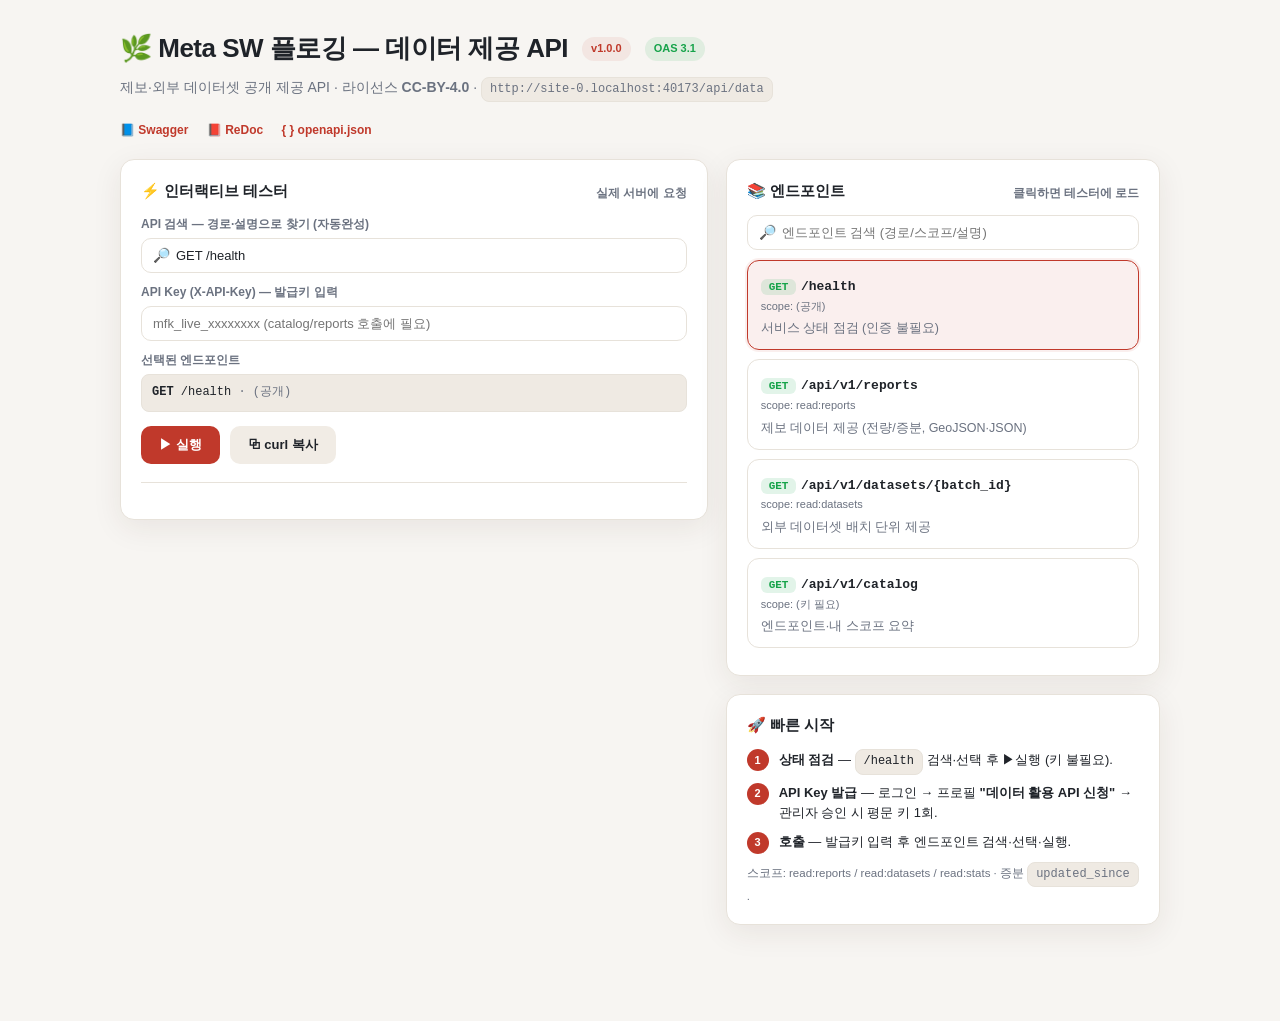
<file: platform/apps/web/api-console.html>
<!DOCTYPE html>
<html lang="ko">
<head>
<meta charset="UTF-8">
<meta name="viewport" content="width=device-width, initial-scale=1.0">
<title>Meta SW 플로깅 — 데이터 제공 API 콘솔</title>
<style>
  :root{
    --bg:#f7f5f2; --card:#ffffff; --ink:#1f2329; --muted:#6b7280; --line:#e7e2da;
    --accent:#c0392b; --accent-2:#e74c3c; --accent-bg:rgba(192,57,43,.08);
    --ok:#16a34a; --warn:#d97706; --err:#dc2626; --code-bg:#0f172a; --code-ink:#e2e8f0;
    --radius:14px; --shadow:0 8px 30px rgba(60,40,30,.08);
  }
  *{box-sizing:border-box}
  body{margin:0;background:var(--bg);color:var(--ink);font-family:-apple-system,BlinkMacSystemFont,"Segoe UI","Noto Sans KR",sans-serif;line-height:1.6}
  a{color:var(--accent);text-decoration:none}a:hover{text-decoration:underline}
  .wrap{max-width:1080px;margin:0 auto;padding:28px 20px 80px}
  header.hero{display:flex;align-items:center;gap:14px;flex-wrap:wrap;margin-bottom:6px}
  header.hero h1{font-size:26px;font-weight:800;margin:0;letter-spacing:-.5px}
  .badge{font-size:11px;font-weight:700;padding:3px 9px;border-radius:999px;background:var(--accent-bg);color:var(--accent)}
  .badge.green{background:rgba(22,163,74,.1);color:var(--ok)}
  .sub{color:var(--muted);font-size:14px;margin:2px 0 14px}
  .pill{display:inline-block;font-family:ui-monospace,Menlo,monospace;font-size:12px;background:#efeae3;border:1px solid var(--line);border-radius:8px;padding:2px 8px}
  .grid{display:grid;grid-template-columns:1.15fr .85fr;gap:18px;align-items:start}
  @media(max-width:820px){.grid{grid-template-columns:1fr}}
  .card{background:var(--card);border:1px solid var(--line);border-radius:var(--radius);box-shadow:var(--shadow);padding:18px 20px;margin-bottom:18px}
  .card h2{font-size:15px;font-weight:800;margin:0 0 12px;display:flex;align-items:center;gap:8px}
  label{display:block;font-size:12px;font-weight:600;color:var(--muted);margin:10px 0 4px}
  input,select,textarea{width:100%;font-size:13px;padding:9px 11px;border:1px solid var(--line);border-radius:10px;background:#fff;color:var(--ink);outline:none;font-family:inherit;transition:border .15s,box-shadow .15s}
  input:focus,select:focus,textarea:focus{border-color:var(--accent);box-shadow:0 0 0 3px var(--accent-bg)}
  .row{display:flex;gap:10px;flex-wrap:wrap}.row>div{flex:1;min-width:120px}
  .btn{display:inline-flex;align-items:center;gap:6px;border:none;border-radius:10px;padding:10px 18px;font-size:13px;font-weight:700;cursor:pointer;transition:all .15s}
  .btn.run{background:var(--accent);color:#fff}.btn.run:hover{background:var(--accent-2);transform:translateY(-1px)}
  .btn.run:disabled{opacity:.6;cursor:wait}
  .btn.ghost{background:#f1ece5;color:var(--ink)}
  .meth{font-family:ui-monospace,monospace;font-size:11px;font-weight:800;padding:2px 8px;border-radius:6px;background:rgba(22,163,74,.12);color:var(--ok)}
  pre{background:var(--code-bg);color:var(--code-ink);border-radius:12px;padding:14px 16px;overflow:auto;font-size:12.5px;font-family:ui-monospace,Menlo,monospace;margin:8px 0;line-height:1.55}
  .resp-meta{display:flex;gap:10px;align-items:center;font-size:12px;margin-bottom:6px;flex-wrap:wrap}
  .dot{font-weight:800}.dot.ok{color:var(--ok)}.dot.err{color:var(--err)}
  .ep{border:1px solid var(--line);border-radius:12px;padding:11px 13px;margin-bottom:9px;cursor:pointer;transition:all .15s}
  .ep:hover{border-color:var(--accent);background:var(--accent-bg)}
  .ep.active{border-color:var(--accent);background:var(--accent-bg);box-shadow:0 0 0 2px var(--accent-bg)}
  .ep .path{font-family:ui-monospace,monospace;font-size:13px;font-weight:700}
  .ep .scope{font-size:11px;color:var(--muted)}.ep .desc{font-size:12.5px;color:var(--muted);margin-top:3px}
  .ep mark{background:#fde68a;color:inherit;border-radius:3px;padding:0 1px}
  .step{display:flex;gap:10px;margin-bottom:8px;font-size:13px}
  .step .n{flex:0 0 22px;height:22px;border-radius:50%;background:var(--accent);color:#fff;font-size:11px;font-weight:800;display:flex;align-items:center;justify-content:center}
  .hint{font-size:11.5px;color:var(--muted);margin-top:6px}
  .links a{display:inline-block;font-size:12px;font-weight:600;margin-right:14px}
  hr{border:none;border-top:1px solid var(--line);margin:18px 0}
  .search{position:relative}
  .search .ico{position:absolute;left:12px;top:50%;transform:translateY(-50%);color:var(--muted);font-size:14px;pointer-events:none}
  .search input{padding-left:34px}
  .empty{font-size:12px;color:var(--muted);padding:8px 2px}
</style>
</head>
<body>
<div class="wrap">
  <header class="hero">
    <h1>🌿 Meta SW 플로깅 — 데이터 제공 API</h1>
    <span class="badge">v1.0.0</span><span class="badge green">OAS 3.1</span>
  </header>
  <div class="sub">제보·외부 데이터셋 공개 제공 API · 라이선스 <b>CC-BY-4.0</b> · <span id="baseUrl" class="pill"></span></div>
  <div class="links" style="margin-bottom:18px">
    <a id="lnk-swagger" target="_blank">📘 Swagger</a>
    <a id="lnk-redoc" target="_blank">📕 ReDoc</a>
    <a id="lnk-openapi" target="_blank">{ } openapi.json</a>
  </div>

  <div class="grid">
    <!-- 좌: 인터랙티브 테스터 -->
    <div>
      <div class="card">
        <h2>⚡ 인터랙티브 테스터 <span class="hint" style="margin-left:auto">실제 서버에 요청</span></h2>

        <label>API 검색 — 경로·설명으로 찾기 (자동완성)</label>
        <div class="search">
          <span class="ico">🔎</span>
          <input id="epSearch" list="epList" placeholder="예: reports, datasets, catalog, 제보, 통계…"
                 autocomplete="off" oninput="onEpSearch()">
          <datalist id="epList"></datalist>
        </div>

        <label>API Key (X-API-Key) — 발급키 입력</label>
        <input id="apikey" placeholder="mfk_live_xxxxxxxx (catalog/reports 호출에 필요)" autocomplete="off">

        <div id="params"></div>

        <div style="display:flex;gap:10px;margin-top:14px">
          <button class="btn run" id="runBtn" onclick="runRequest()">▶ 실행</button>
          <button class="btn ghost" onclick="copyCurl()">⧉ curl 복사</button>
        </div>
        <hr>
        <div class="resp-meta" id="respMeta" style="display:none"></div>
        <pre id="curlOut" style="display:none"></pre>
        <pre id="respOut" style="display:none"></pre>
      </div>
    </div>

    <!-- 우: 검색 가능한 엔드포인트 목록 + 빠른시작 -->
    <div>
      <div class="card">
        <h2>📚 엔드포인트 <span class="hint" style="margin-left:auto">클릭하면 테스터에 로드</span></h2>
        <div class="search" style="margin-bottom:10px">
          <span class="ico">🔎</span>
          <input id="refSearch" placeholder="엔드포인트 검색 (경로/스코프/설명)" autocomplete="off" oninput="renderRef()">
        </div>
        <div id="epRef"></div>
      </div>
      <div class="card">
        <h2>🚀 빠른 시작</h2>
        <div class="step"><div class="n">1</div><div><b>상태 점검</b> — <span class="pill">/health</span> 검색·선택 후 ▶실행 (키 불필요).</div></div>
        <div class="step"><div class="n">2</div><div><b>API Key 발급</b> — 로그인 → 프로필 <b>"데이터 활용 API 신청"</b> → 관리자 승인 시 평문 키 1회.</div></div>
        <div class="step"><div class="n">3</div><div><b>호출</b> — 발급키 입력 후 엔드포인트 검색·선택·실행.</div></div>
        <div class="hint">스코프: read:reports / read:datasets / read:stats · 증분 <span class="pill">updated_since</span>.</div>
      </div>
    </div>
  </div>
</div>

<script>
const API_BASE = location.origin + '/api/data';
document.getElementById('baseUrl').textContent = API_BASE;
document.getElementById('lnk-swagger').href = API_BASE + '/docs';
document.getElementById('lnk-redoc').href = API_BASE + '/redoc';
document.getElementById('lnk-openapi').href = API_BASE + '/openapi.json';

// 자동완성 후보
const ZONES = [['KU_CAMPUS','군산대학교'],['EUNPA','은파유원지'],['SAEMANGEUM','새만금'],['GEUMGANG','금강하구둑']];
const BATCHES = ['2026-06-01-di-full','2026-06-01-di-verify10'];

const ENDPOINTS = [
  {id:'health', method:'GET', path:'/health', scope:'(공개)', desc:'서비스 상태 점검 (인증 불필요)', kw:'상태 헬스 health 점검', params:[]},
  {id:'reports', method:'GET', path:'/api/v1/reports', scope:'read:reports',
   desc:'제보 데이터 제공 (전량/증분, GeoJSON·JSON)', kw:'제보 reports 데이터 geojson 증분 사진 위치 크기', params:[
     {name:'format', kind:'select', opts:['geojson','json'], def:'geojson'},
     {name:'zone', kind:'auto', list:'dl-zone', ph:'구역 키 (자동완성)'},
     {name:'bbox', kind:'text', ph:'minLon,minLat,maxLon,maxLat'},
     {name:'updated_since', kind:'text', ph:'2026-06-01T00:00:00 (증분)'},
     {name:'trash_type', kind:'text', ph:'plastic, paper, vinyl...'},
     {name:'trash_size', kind:'select', opts:['','small','medium','large'], def:''},
     {name:'handling', kind:'select', opts:['','normal','recycle','bulk'], def:''},
     {name:'has_image', kind:'select', opts:['','true','false'], def:''},
     {name:'has_location', kind:'select', opts:['','true','false'], def:''},
     {name:'source', kind:'select', opts:['','sns','external_di'], def:''},
     {name:'include_items', kind:'select', opts:['true','false'], def:'true'},
     {name:'size', kind:'number', def:'20'},
   ]},
  {id:'datasets', method:'GET', path:'/api/v1/datasets/{batch_id}', scope:'read:datasets',
   desc:'외부 데이터셋 배치 단위 제공', kw:'데이터셋 datasets 배치 batch 사진 위치 크기', pathParams:[{name:'batch_id', list:'dl-batch', ph:'배치 ID (자동완성)'}], params:[
     {name:'format', kind:'select', opts:['geojson','json'], def:'geojson'},
     {name:'include_items', kind:'select', opts:['true','false'], def:'true'},
   ]},
  {id:'catalog', method:'GET', path:'/api/v1/catalog', scope:'(키 필요)',
   desc:'엔드포인트·내 스코프 요약', kw:'카탈로그 catalog 목록 스코프', params:[]},
];
let CUR = ENDPOINTS[0];

// datalist (자동완성 소스) 주입
document.body.insertAdjacentHTML('beforeend',
  `<datalist id="dl-zone">${ZONES.map(z=>`<option value="${z[0]}">${z[1]}</option>`).join('')}</datalist>
   <datalist id="dl-batch">${BATCHES.map(b=>`<option value="${b}">`).join('')}</datalist>`);

// 엔드포인트 검색 datalist
document.getElementById('epList').innerHTML =
  ENDPOINTS.map(e=>`<option value="${e.method} ${e.path}">${e.desc}</option>`).join('');

function onEpSearch(){
  const v = document.getElementById('epSearch').value.trim().toLowerCase();
  // 정확/부분 매칭 → 첫 매칭 선택
  let hit = ENDPOINTS.find(e => (e.method+' '+e.path).toLowerCase() === v);
  if(!hit) hit = ENDPOINTS.find(e => (e.path+' '+e.kw+' '+e.desc).toLowerCase().includes(v));
  if(hit && hit.id !== CUR.id) selectEndpoint(hit.id, false);
  // 우측 목록도 같은 검색어로 필터
  document.getElementById('refSearch').value = document.getElementById('epSearch').value;
  renderRef();
}

function selectEndpoint(id, syncSearch=true){
  CUR = ENDPOINTS.find(e=>e.id===id) || ENDPOINTS[0];
  if(syncSearch){ document.getElementById('epSearch').value = `${CUR.method} ${CUR.path}`; }
  renderParams(); renderRef();
}

function renderParams(){
  const e = CUR; let html = `<label>선택된 엔드포인트</label>
    <div class="pill" style="display:block;padding:8px 10px"><b>${e.method}</b> ${e.path} <span style="color:var(--muted)">· ${e.scope}</span></div>`;
  (e.pathParams||[]).forEach(p=>{
    html += `<label>${p.name} <span style="color:var(--accent)">*경로</span></label>
      <input data-path="${p.name}" list="${p.list||''}" placeholder="${p.ph||''}" autocomplete="off">`;
  });
  if(e.params.length){
    html += '<label>쿼리 파라미터</label><div class="row">';
    e.params.forEach(p=>{
      if(p.kind==='select')
        html += `<div><div class="hint">${p.name}</div><select data-q="${p.name}">${p.opts.map(o=>`<option ${o===p.def?'selected':''}>${o}</option>`).join('')}</select></div>`;
      else
        html += `<div><div class="hint">${p.name}</div><input data-q="${p.name}" ${p.kind==='auto'?`list="${p.list}"`:''} type="${p.kind==='number'?'number':'text'}" value="${p.def||''}" placeholder="${p.ph||''}" autocomplete="off"></div>`;
    });
    html += '</div>';
  }
  document.getElementById('params').innerHTML = html;
}

function hl(text, q){ if(!q) return text; try{ return text.replace(new RegExp('('+q.replace(/[.*+?^${}()|[\]\\]/g,'\\$&')+')','ig'),'<mark>$1</mark>'); }catch(e){ return text; } }
function renderRef(){
  const q = document.getElementById('refSearch').value.trim().toLowerCase();
  const list = ENDPOINTS.filter(e => !q || (e.path+' '+e.scope+' '+e.kw+' '+e.desc).toLowerCase().includes(q));
  const el = document.getElementById('epRef');
  if(!list.length){ el.innerHTML = '<div class="empty">검색 결과 없음</div>'; return; }
  el.innerHTML = list.map(e=>`<div class="ep ${e.id===CUR.id?'active':''}" onclick="selectEndpoint('${e.id}')">
    <div><span class="meth">${e.method}</span> <span class="path">${hl(e.path,q)}</span></div>
    <div class="scope">scope: ${e.scope}</div><div class="desc">${hl(e.desc,q)}</div></div>`).join('');
}

function buildUrl(){
  const e = CUR; let path = e.path;
  document.querySelectorAll('[data-path]').forEach(i=> path = path.replace('{'+i.dataset.path+'}', encodeURIComponent(i.value||'')));
  const qs = [];
  document.querySelectorAll('[data-q]').forEach(i=>{ if(i.value!=='') qs.push(`${i.dataset.q}=${encodeURIComponent(i.value)}`); });
  return API_BASE + path + (qs.length?('?'+qs.join('&')):'');
}
function buildCurl(){
  const e = CUR, url = buildUrl(), key = document.getElementById('apikey').value.trim();
  return `curl ${e.id!=='health'&&key?`-H "X-API-Key: ${key}" `:''}"${url}"`;
}
function copyCurl(){ const c=buildCurl(); navigator.clipboard?.writeText(c); const el=document.getElementById('curlOut'); el.style.display='block'; el.textContent=c; }

async function runRequest(){
  const e = CUR, url = buildUrl(), key = document.getElementById('apikey').value.trim();
  const btn=document.getElementById('runBtn'); btn.disabled=true; btn.textContent='요청 중...';
  const meta=document.getElementById('respMeta'), out=document.getElementById('respOut'), curlEl=document.getElementById('curlOut');
  curlEl.style.display='block'; curlEl.textContent=buildCurl();
  const t0=performance.now();
  try{
    const headers={}; if(e.id!=='health' && key) headers['X-API-Key']=key;
    const r=await fetch(url,{headers});
    const ms=Math.round(performance.now()-t0);
    const ct=r.headers.get('content-type')||'';
    const body = ct.includes('json') ? JSON.stringify(await r.json(),null,2) : await r.text();
    meta.style.display='flex';
    meta.innerHTML=`<span class="dot ${r.ok?'ok':'err'}">●</span> <b>HTTP ${r.status}</b> <span style="color:var(--muted)">${r.statusText||''}</span> <span class="pill">${ms} ms</span> <span class="pill">${(body.length/1024).toFixed(1)} KB</span>`;
    out.style.display='block'; out.textContent = body.length>20000 ? body.slice(0,20000)+'\n… (생략)' : body;
  }catch(err){
    meta.style.display='flex'; meta.innerHTML=`<span class="dot err">●</span> <b>요청 실패</b> <span style="color:var(--muted)">${err.message}</span>`;
    out.style.display='block'; out.textContent='네트워크 오류 또는 CORS 차단. 키/엔드포인트를 확인하세요.';
  }finally{ btn.disabled=false; btn.textContent='▶ 실행'; }
}

// 초기 렌더
selectEndpoint('health');
</script>
</body>
</html>
</file>
<file: style.css>
* {
  box-sizing: border-box;
}

body {
  min-height: 100vh;
  margin: 0;
  display: grid;
  place-items: center;
  font-family: Arial, sans-serif;
  background: #f4f7f8;
  color: #172026;
}

.calculator {
  width: min(92vw, 360px);
  padding: 24px;
  border: 1px solid #ccd6dd;
  border-radius: 8px;
  background: #ffffff;
  box-shadow: 0 14px 40px rgba(23, 32, 38, 0.12);
}

h1 {
  margin: 0 0 20px;
  font-size: 26px;
}

label {
  display: block;
  margin: 14px 0 6px;
  font-weight: 700;
}

input,
button {
  width: 100%;
  min-height: 42px;
  border-radius: 6px;
  font: inherit;
}

input {
  padding: 8px 10px;
  border: 1px solid #aab7c0;
}

.actions {
  display: grid;
  grid-template-columns: 1fr 1fr;
  gap: 10px;
  margin-top: 16px;
}

button {
  cursor: pointer;
  border: 0;
  background: #176b87;
  color: #ffffff;
  font-weight: 700;
}

button:last-child {
  background: #69747c;
}

output {
  display: block;
  margin-top: 18px;
  padding: 14px;
  border-radius: 6px;
  background: #e9f3f5;
  font-size: 20px;
  font-weight: 700;
}
</file>
<file: Calculator_test/styles.css>
:root {
  color-scheme: light;
  font-family: Inter, ui-sans-serif, system-ui, -apple-system, BlinkMacSystemFont, "Segoe UI", sans-serif;
  background: #f8fbff;
  color: #243042;
}

* {
  box-sizing: border-box;
}

body {
  min-height: 100vh;
  margin: 0;
  background:
    linear-gradient(135deg, rgba(255, 201, 184, 0.36), transparent 32%),
    linear-gradient(225deg, rgba(164, 222, 215, 0.42), transparent 34%),
    #f8fbff;
}

.page-shell {
  min-height: 100vh;
  display: grid;
  place-items: center;
  padding: 24px;
}

.calculator {
  width: min(100%, 360px);
  border: 3px solid #243042;
  border-radius: 28px;
  background: #fff7d6;
  box-shadow: 0 18px 0 #243042, 0 28px 44px rgba(47, 58, 78, 0.18);
  padding: 24px;
  position: relative;
}

.calculator::before {
  content: "";
  position: absolute;
  width: 72px;
  height: 10px;
  border-radius: 999px;
  background: #74c7b8;
  left: 50%;
  top: 14px;
  transform: translateX(-50%);
}

.face {
  position: absolute;
  right: 22px;
  top: 28px;
  display: flex;
  gap: 10px;
}

.face span {
  width: 9px;
  height: 9px;
  border-radius: 50%;
  background: #243042;
  box-shadow: 0 12px 0 -3px #ff9aa2;
}

.calculator-header {
  margin: 14px 0 18px;
}

.eyebrow,
.result-panel p,
.number-field span {
  margin: 0;
  color: #637083;
  font-size: 13px;
  font-weight: 700;
}

h1 {
  margin: 4px 0 0;
  font-size: 30px;
  line-height: 1.1;
}

.calculator-form {
  display: grid;
  gap: 14px;
}

.number-field {
  display: grid;
  gap: 7px;
}

.number-field input {
  width: 100%;
  min-height: 56px;
  border: 2px solid #243042;
  border-radius: 14px;
  background: #ffffff;
  color: #243042;
  font: inherit;
  font-size: 22px;
  font-weight: 800;
  padding: 10px 14px;
  outline: none;
  box-shadow: inset 0 -4px 0 rgba(116, 199, 184, 0.24);
}

.number-field input:focus {
  border-color: #f36f56;
  box-shadow: 0 0 0 4px rgba(243, 111, 86, 0.16), inset 0 -4px 0 rgba(116, 199, 184, 0.24);
}

.operation-buttons {
  display: grid;
  grid-template-columns: repeat(2, minmax(0, 1fr));
  gap: 10px;
}

.operation-button,
.primary-action,
.ghost-action {
  min-height: 54px;
  border: 2px solid #243042;
  border-radius: 14px;
  color: #243042;
  cursor: pointer;
  font: inherit;
  font-weight: 900;
  transition: transform 140ms ease, box-shadow 140ms ease, background 140ms ease;
}

.operation-button {
  background: #d7f2ef;
  font-size: 24px;
  box-shadow: 0 5px 0 #243042;
}

.operation-button.is-active {
  background: #ffb7a3;
  transform: translateY(3px);
  box-shadow: 0 2px 0 #243042;
}

.actions {
  display: grid;
  grid-template-columns: 1fr auto;
  gap: 10px;
  align-items: stretch;
}

.primary-action {
  background: #f36f56;
  color: #fffdf8;
  font-size: 28px;
  box-shadow: 0 5px 0 #243042;
}

.ghost-action {
  min-width: 92px;
  background: #ffffff;
  font-size: 15px;
  padding: 0 14px;
}

.operation-button:hover,
.primary-action:hover,
.ghost-action:hover {
  transform: translateY(2px);
  box-shadow: 0 3px 0 #243042;
}

.result-panel {
  margin-top: 18px;
  border: 2px solid #243042;
  border-radius: 18px;
  background: #243042;
  color: #fffdf8;
  padding: 14px;
}

.result-panel p {
  color: #a4ded7;
}

#result-value {
  display: block;
  min-height: 40px;
  margin-top: 4px;
  overflow-wrap: anywhere;
  font-size: 32px;
  font-weight: 900;
}

#result-value.is-error {
  color: #ffb7a3;
  font-size: 20px;
}

@media (max-width: 420px) {
  .page-shell {
    padding: 18px;
  }

  .calculator {
    padding: 20px;
  }

  .actions {
    grid-template-columns: 1fr;
  }

  .ghost-action {
    min-width: 0;
  }
}
</file>
